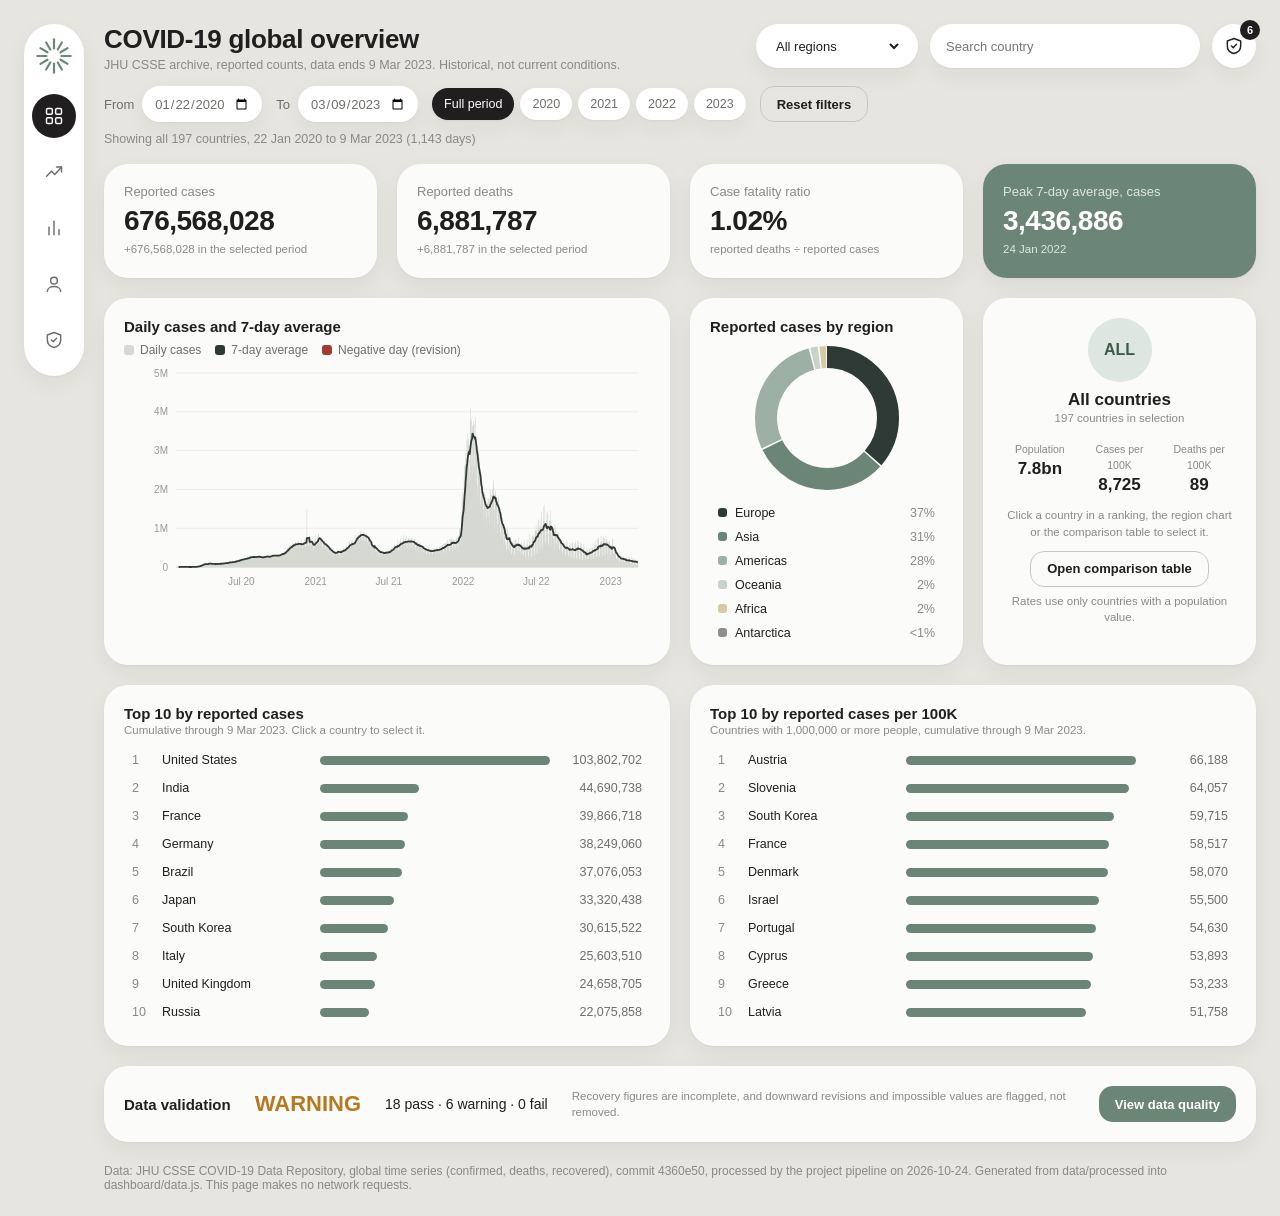
<file: dashboard/index.html>
<!DOCTYPE html>
<html lang="en">
<head>
<meta charset="utf-8">
<meta name="viewport" content="width=device-width, initial-scale=1">
<title>COVID-19 global analytics</title>
<link rel="stylesheet" href="styles.css">
</head>
<body>
<noscript>This dashboard needs JavaScript. It runs locally and makes no network requests.</noscript>
<div class="app">
  <nav class="rail" aria-label="Pages">
    <svg class="logo" viewBox="0 0 48 48" fill="none" stroke="#6B8676" stroke-width="2.6" stroke-linecap="round" aria-hidden="true">
      <line x1="33" y1="24" x2="44" y2="24"/><line x1="31.8" y1="28.5" x2="40.3" y2="33.4"/><line x1="28.5" y1="31.8" x2="33.4" y2="40.3"/>
      <line x1="24" y1="33" x2="24" y2="44"/><line x1="19.5" y1="31.8" x2="14.6" y2="40.3"/><line x1="16.2" y1="28.5" x2="7.7" y2="33.4"/>
      <line x1="15" y1="24" x2="4" y2="24"/><line x1="16.2" y1="19.5" x2="7.7" y2="14.6"/><line x1="19.5" y1="16.2" x2="14.6" y2="7.7"/>
      <line x1="24" y1="15" x2="24" y2="4"/><line x1="28.5" y1="16.2" x2="33.4" y2="7.7"/><line x1="31.8" y1="19.5" x2="40.3" y2="14.6"/>
    </svg>
    <a href="#overview" data-nav="overview" title="Overview"><svg viewBox="0 0 24 24"><rect x="3" y="3" width="7" height="7" rx="1.5"/><rect x="14" y="3" width="7" height="7" rx="1.5"/><rect x="3" y="14" width="7" height="7" rx="1.5"/><rect x="14" y="14" width="7" height="7" rx="1.5"/></svg><span>Overview</span></a>
    <a href="#trends" data-nav="trends" title="Global trends"><svg viewBox="0 0 24 24"><polyline points="3,17 9,11 13,15 21,6"/><polyline points="15,6 21,6 21,12"/></svg><span>Trends</span></a>
    <a href="#compare" data-nav="compare" title="Country comparison"><svg viewBox="0 0 24 24"><line x1="6" y1="20" x2="6" y2="11"/><line x1="12" y1="20" x2="12" y2="4"/><line x1="18" y1="20" x2="18" y2="14"/></svg><span>Compare</span></a>
    <a href="#detail" data-nav="detail" title="Country detail"><svg viewBox="0 0 24 24"><circle cx="12" cy="8" r="4"/><path d="M4 21c0-4 4-6 8-6s8 2 8 6"/></svg><span>Country</span></a>
    <a href="#quality" data-nav="quality" title="Data quality and methodology"><svg viewBox="0 0 24 24"><path d="M12 3l8 3v6c0 5-3.5 8-8 9-4.5-1-8-4-8-9V6z"/><polyline points="9,12 11,14 15,10"/></svg><span>Quality</span></a>
  </nav>

  <main class="main" id="main">
    <header class="top">
      <div class="heading">
        <h1 id="pageTitle">COVID-19 global overview</h1>
        <p id="pageSub" class="sub"></p>
      </div>
      <div class="controls">
        <label class="pill selectpill"><span class="sr">Region</span><select id="regionSel"></select></label>
        <div class="pill combo" id="countryCombo">
          <input id="countryInput" type="text" placeholder="Search country" autocomplete="off" role="combobox" aria-expanded="false" aria-controls="countryList" aria-label="Country">
          <button id="countryClear" class="clear" type="button" aria-label="Clear country" hidden>&times;</button>
          <ul id="countryList" role="listbox" hidden></ul>
        </div>
        <a class="circle" id="dqBadge" href="#quality" title="Data quality: warnings from the validation checks" aria-label="Data quality warnings">
          <svg viewBox="0 0 24 24"><path d="M12 3l8 3v6c0 5-3.5 8-8 9-4.5-1-8-4-8-9V6z"/><polyline points="9,12 11,14 15,10"/></svg>
          <span class="badge" id="dqCount">0</span>
        </a>
      </div>
    </header>

    <section class="filters" aria-label="Date range and reset">
      <label>From <input type="date" id="fromDate"></label>
      <label>To <input type="date" id="toDate"></label>
      <div class="presets" id="presets" role="group" aria-label="Date presets"></div>
      <button id="resetBtn" class="btn ghost" type="button">Reset filters</button>
      <p class="scope" id="scopeLine" aria-live="polite"></p>
    </section>

    <section class="page" id="page-overview" hidden>
      <div class="grid">
        <article class="card kpi"><div class="lbl">Reported cases</div><div class="val" data-kpi="cases">-</div><div class="note" data-kpi-note="cases"></div></article>
        <article class="card kpi"><div class="lbl">Reported deaths</div><div class="val" data-kpi="deaths">-</div><div class="note" data-kpi-note="deaths"></div></article>
        <article class="card kpi"><div class="lbl">Case fatality ratio</div><div class="val" data-kpi="cfr">-</div><div class="note">reported deaths &divide; reported cases</div></article>
        <article class="card kpi accent"><div class="lbl">Peak 7-day average, cases</div><div class="val" data-kpi="peak">-</div><div class="note" data-kpi-note="peak"></div></article>

        <article class="card span2"><div class="card-head"><h2>Daily cases and 7-day average</h2><div class="legend" id="ovLegend"></div></div><div class="chart" id="ovDaily"></div></article>
        <article class="card"><h2>Reported cases by region</h2><div class="donutbox" id="ovDonut"></div><ul class="reglist" id="ovRegions"></ul></article>
        <article class="card selcard" id="selCard"></article>

        <article class="card span2"><h2>Top 10 by reported cases</h2><p class="note" id="topCasesNote"></p><ol class="ranklist" id="topCases"></ol></article>
        <article class="card span2"><h2>Top 10 by reported cases per 100K</h2><p class="note" id="topRateNote"></p><ol class="ranklist" id="topRate"></ol></article>

        <article class="card span4 strip" id="ovDq"></article>
      </div>
    </section>

    <section class="page" id="page-trends" hidden>
      <div class="grid">
        <article class="card span4"><div class="card-head"><h2>Daily reported cases</h2><div class="legend" id="trLegendC"></div></div><div class="chart" id="trDaily"></div></article>
        <article class="card span4"><div class="card-head"><h2>Daily reported deaths</h2><div class="legend" id="trLegendD"></div></div><div class="chart" id="trDeaths"></div></article>
        <article class="card span2"><div class="card-head"><h2>Monthly reported cases</h2><div class="legend" id="trLegendMC"></div></div><div class="chart" id="trMonthC"></div></article>
        <article class="card span2"><div class="card-head"><h2>Monthly reported deaths</h2><div class="legend" id="trLegendMD"></div></div><div class="chart" id="trMonthD"></div></article>
        <article class="card span2"><div class="card-head"><h2>Cumulative reported cases</h2></div><div class="chart" id="trCumC"></div></article>
        <article class="card span2"><div class="card-head"><h2>Cumulative reported deaths</h2></div><div class="chart" id="trCumD"></div></article>
        <article class="card span4 strip"><p class="note">Daily values are the change in each country's cumulative total, so a negative bar is a downward revision by that country, not a day with negative cases. Single-day spikes can be backlog added in one go. Months at the edges of the selection are partial and drawn lighter.</p></article>
      </div>
    </section>

    <section class="page" id="page-compare" hidden>
      <div class="grid">
        <article class="card span4">
          <div class="tablebar">
            <input id="tblSearch" type="search" placeholder="Search country, code or region" aria-label="Search countries in the table">
            <span id="tblCount" class="note"></span>
          </div>
          <div class="tablewrap">
            <table id="cmpTable">
              <thead><tr>
                <th data-sort="name" scope="col"><button type="button">Country</button></th>
                <th data-sort="region" scope="col"><button type="button">Region</button></th>
                <th data-sort="cases" scope="col" class="num"><button type="button">Reported cases</button></th>
                <th data-sort="deaths" scope="col" class="num"><button type="button">Reported deaths</button></th>
                <th data-sort="c100" scope="col" class="num"><button type="button">Cases per 100K</button></th>
                <th data-sort="d100" scope="col" class="num"><button type="button">Deaths per 100K</button></th>
                <th data-sort="cfr" scope="col" class="num"><button type="button">CFR</button></th>
                <th data-sort="pop" scope="col" class="num"><button type="button">Population</button></th>
              </tr></thead>
              <tbody id="cmpBody"></tbody>
            </table>
          </div>
          <p class="note" id="tblNote"></p>
        </article>
      </div>
    </section>

    <section class="page" id="page-detail" hidden>
      <div class="grid">
        <article class="card span4" id="detailEmpty"></article>
        <div class="grid inner span4" id="detailBody" hidden>
          <article class="card span4 headcard" id="detailHead"></article>
          <article class="card kpi"><div class="lbl">Reported cases</div><div class="val" data-dk="cases">-</div><div class="note" data-dn="cases"></div></article>
          <article class="card kpi"><div class="lbl">Reported deaths</div><div class="val" data-dk="deaths">-</div><div class="note" data-dn="deaths"></div></article>
          <article class="card kpi"><div class="lbl">Case fatality ratio</div><div class="val" data-dk="cfr">-</div><div class="note">reported deaths &divide; reported cases</div></article>
          <article class="card kpi"><div class="lbl">Recoveries (last available)</div><div class="val" data-dk="rec">-</div><div class="note" data-dn="rec"></div></article>
          <article class="card kpi"><div class="lbl">Cases per 100K</div><div class="val" data-dk="c100">-</div><div class="note" data-dn="c100"></div></article>
          <article class="card kpi"><div class="lbl">Deaths per 100K</div><div class="val" data-dk="d100">-</div><div class="note" data-dn="d100"></div></article>
          <article class="card kpi"><div class="lbl">Rank by reported cases</div><div class="val" data-dk="rank">-</div><div class="note" data-dn="rank"></div></article>
          <article class="card kpi"><div class="lbl">Days with a downward revision</div><div class="val" data-dk="rev">-</div><div class="note" data-dn="rev"></div></article>
          <article class="card span2"><div class="card-head"><h2>Daily cases and 7-day average</h2><div class="legend" id="dtLegendC"></div></div><div class="chart" id="dtDaily"></div></article>
          <article class="card span2"><div class="card-head"><h2>Daily deaths and 7-day average</h2><div class="legend" id="dtLegendD"></div></div><div class="chart" id="dtDeaths"></div></article>
          <article class="card span2"><div class="card-head"><h2>Cumulative reported cases</h2></div><div class="chart" id="dtCumC"></div></article>
          <article class="card span2"><div class="card-head"><h2>Cumulative reported deaths</h2></div><div class="chart" id="dtCumD"></div></article>
          <article class="card span2"><h2>Peaks in the selected period</h2><table class="mini" id="dtPeaks"></table></article>
          <article class="card span2"><h2>Data notes for this country</h2><ul class="notes" id="dtNotes"></ul></article>
        </div>
      </div>
    </section>

    <section class="page" id="page-quality" hidden>
      <div class="grid">
        <article class="card span2"><h2>Coverage and source</h2><dl class="facts" id="dqFacts"></dl></article>
        <article class="card span2"><h2>Validation summary</h2><div id="dqSummary"></div></article>
        <article class="card span4"><h2>Your current selection</h2><p class="note">Counts for the countries and dates currently selected in the filters.</p><div id="dqSelection"></div></article>
        <article class="card span4">
          <div class="card-head"><h2>Validation checks</h2><label class="toggle"><input type="checkbox" id="warnOnly"> Show warnings only</label></div>
          <div class="tablewrap short"><table class="mini checks"><thead><tr><th>Category</th><th>Check</th><th>Result</th><th>Status</th><th>Note</th></tr></thead><tbody id="dqBody"></tbody></table></div>
        </article>
        <article class="card span4"><h2>Recovery data coverage</h2><div id="dqRecovery"></div></article>
        <article class="card span4"><h2>Methodology</h2><ul class="notes" id="dqMethod"></ul></article>
      </div>
    </section>

    <footer class="foot" id="foot"></footer>
  </main>
</div>
<div id="tooltip" role="tooltip" hidden></div>
<script src="data.js"></script>
<script src="charts.js"></script>
<script src="app.js"></script>
</body>
</html>
</file>
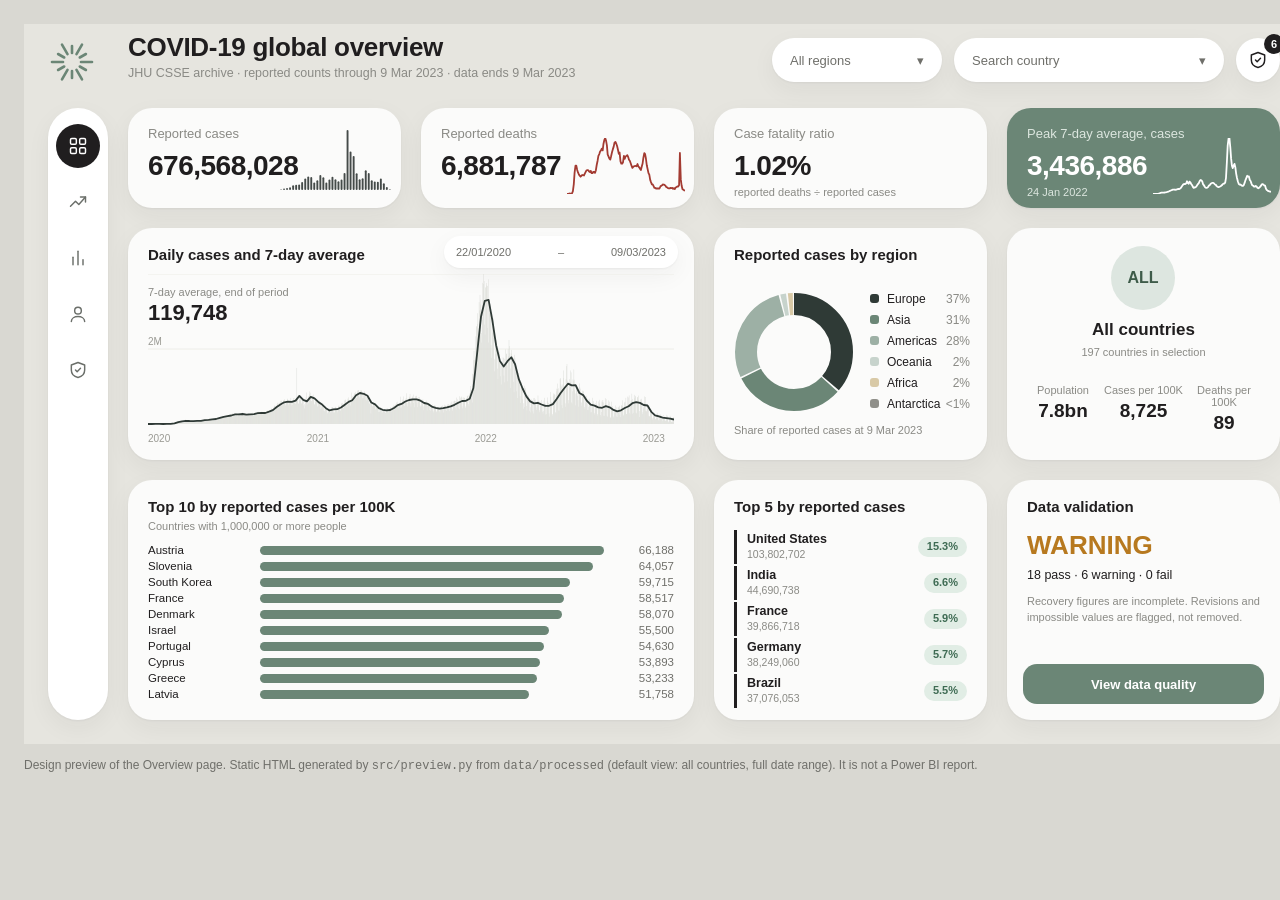
<file: preview/overview.html>
<!DOCTYPE html>
<html lang="en"><head><meta charset="utf-8"><title>COVID-19 global overview: design preview</title>
<style>
*{box-sizing:border-box;margin:0;padding:0}
body{background:#d9d8d2;font-family:'DM Sans','Segoe UI',Carlito,'Helvetica Neue',Arial,sans-serif;color:#201E1F;padding:24px;-webkit-font-smoothing:antialiased}
#canvas{position:relative;width:1280px;height:720px;background:#E6E5DF;overflow:hidden;margin:0 auto}
.abs{position:absolute}
.card{position:absolute;background:#FBFBFA;border-radius:24px;box-shadow:0 1px 2px rgba(40,40,30,.05),0 8px 24px rgba(40,40,30,.05)}
.accent{background:#6B8676;color:#fff}
.pill{position:absolute;background:#fff;border-radius:24px;height:44px;display:flex;align-items:center;padding:0 18px;font-size:13px;color:#6f6f6a;box-shadow:0 1px 2px rgba(40,40,30,.05),0 8px 24px rgba(40,40,30,.05);justify-content:space-between}
.circle{position:absolute;width:44px;height:44px;border-radius:22px;background:#fff;display:flex;align-items:center;justify-content:center;box-shadow:0 1px 2px rgba(40,40,30,.05),0 8px 24px rgba(40,40,30,.05)}
.badge{position:absolute;top:-4px;right:-4px;min-width:20px;height:20px;border-radius:10px;background:#201E1F;color:#fff;font-size:11px;font-weight:600;display:flex;align-items:center;justify-content:center}
.rail{position:absolute;left:24px;top:84px;width:60px;height:612px;background:#fff;border-radius:30px;box-shadow:0 1px 2px rgba(40,40,30,.05),0 8px 24px rgba(40,40,30,.05)}
.rail .ic{position:absolute;left:8px;width:44px;height:44px;border-radius:22px;display:flex;align-items:center;justify-content:center}
.rail .ic.on{background:#201E1F}
.rail svg,.circle svg{width:20px;height:20px}
h1{font-size:26px;font-weight:600;letter-spacing:-.3px}
.sub{font-size:12.5px;color:#8A8A85}
.lbl{font-size:13px;color:#8A8A85}
.val{font-size:28px;font-weight:600;letter-spacing:-.5px}
.ttl{font-size:15px;font-weight:600}
.note{font-size:11px;color:#8A8A85}
.axis{font-size:10px;fill:#9a9a94}
.row{display:flex;justify-content:space-between;align-items:center}
.chip{display:inline-block;padding:3px 9px;border-radius:10px;font-size:11px;font-weight:600;background:#E1EDE5;color:#3E6B53}
.btn{position:absolute;background:#6B8676;color:#fff;border-radius:14px;height:40px;display:flex;align-items:center;justify-content:center;font-size:13px;font-weight:600}
.cap{width:1280px;margin:14px auto 0;font-size:12px;color:#6f6f6a}
</style></head><body>
<div id="canvas">
 <div class="abs" style="left:24px;top:14px;width:48px;height:48px"><svg xmlns="http://www.w3.org/2000/svg" viewBox="0 0 48 48" fill="none" stroke="#6B8676" stroke-width="2.6" stroke-linecap="round"><line x1="33.0" y1="24.0" x2="44.0" y2="24.0"/><line x1="31.8" y1="28.5" x2="37.9" y2="32.0"/><line x1="28.5" y1="31.8" x2="34.0" y2="41.3"/><line x1="24.0" y1="33.0" x2="24.0" y2="40.0"/><line x1="19.5" y1="31.8" x2="14.0" y2="41.3"/><line x1="16.2" y1="28.5" x2="10.1" y2="32.0"/><line x1="15.0" y1="24.0" x2="4.0" y2="24.0"/><line x1="16.2" y1="19.5" x2="10.1" y2="16.0"/><line x1="19.5" y1="16.2" x2="14.0" y2="6.7"/><line x1="24.0" y1="15.0" x2="24.0" y2="8.0"/><line x1="28.5" y1="16.2" x2="34.0" y2="6.7"/><line x1="31.8" y1="19.5" x2="37.9" y2="16.0"/></svg></div>
 <div class="abs" style="left:104px;top:8px"><h1>COVID-19 global overview</h1>
  <div class="sub" style="margin-top:3px">JHU CSSE archive &middot; reported counts through 9 Mar 2023 &middot; data ends 9 Mar 2023</div></div>
 <div class="pill" style="left:748px;top:14px;width:170px"><span>All regions</span><span>&#9662;</span></div>
 <div class="pill" style="left:930px;top:14px;width:270px"><span>Search country</span><span>&#9662;</span></div>
 <div class="circle" style="left:1212px;top:14px"><svg xmlns="http://www.w3.org/2000/svg" viewBox="0 0 24 24" fill="none" stroke="#201E1F" stroke-width="1.75" stroke-linecap="round" stroke-linejoin="round"><path d="M12 3l8 3v6c0 5-3.5 8-8 9-4.5-1-8-4-8-9V6z"/><polyline points="9,12 11,14 15,10"/></svg><div class="badge">6</div></div>

 <div class="rail"><div class="ic on" style="top:16px"><svg xmlns="http://www.w3.org/2000/svg" viewBox="0 0 24 24" fill="none" stroke="#FFFFFF" stroke-width="1.75" stroke-linecap="round" stroke-linejoin="round"><rect x="3" y="3" width="7" height="7" rx="1.5"/><rect x="14" y="3" width="7" height="7" rx="1.5"/><rect x="3" y="14" width="7" height="7" rx="1.5"/><rect x="14" y="14" width="7" height="7" rx="1.5"/></svg></div><div class="ic " style="top:72px"><svg xmlns="http://www.w3.org/2000/svg" viewBox="0 0 24 24" fill="none" stroke="#6B6F6A" stroke-width="1.75" stroke-linecap="round" stroke-linejoin="round"><polyline points="3,17 9,11 13,15 21,6"/><polyline points="15,6 21,6 21,12"/></svg></div><div class="ic " style="top:128px"><svg xmlns="http://www.w3.org/2000/svg" viewBox="0 0 24 24" fill="none" stroke="#6B6F6A" stroke-width="1.75" stroke-linecap="round" stroke-linejoin="round"><line x1="6" y1="20" x2="6" y2="11"/><line x1="12" y1="20" x2="12" y2="4"/><line x1="18" y1="20" x2="18" y2="14"/></svg></div><div class="ic " style="top:184px"><svg xmlns="http://www.w3.org/2000/svg" viewBox="0 0 24 24" fill="none" stroke="#6B6F6A" stroke-width="1.75" stroke-linecap="round" stroke-linejoin="round"><circle cx="12" cy="8" r="4"/><path d="M4 21c0-4 4-6 8-6s8 2 8 6"/></svg></div><div class="ic " style="top:240px"><svg xmlns="http://www.w3.org/2000/svg" viewBox="0 0 24 24" fill="none" stroke="#6B6F6A" stroke-width="1.75" stroke-linecap="round" stroke-linejoin="round"><path d="M12 3l8 3v6c0 5-3.5 8-8 9-4.5-1-8-4-8-9V6z"/><polyline points="9,12 11,14 15,10"/></svg></div></div>

 <div class="card" style="left:104px;top:84px;width:273px;height:100px"><div class="abs lbl" style="left:20px;top:18px">Reported cases</div>
  <div class="abs val" style="left:20px;top:42px">676,568,028</div><div class="abs" style="left:146px;top:22px"><svg width="118" height="60"><rect x="0.0" y="60.0" width="1.9" height="0.0" rx="1" fill="#454B49"/><rect x="3.0" y="60.0" width="1.9" height="0.0" rx="1" fill="#454B49"/><rect x="6.1" y="59.5" width="1.9" height="0.5" rx="1" fill="#454B49"/><rect x="9.1" y="58.4" width="1.9" height="1.6" rx="1" fill="#454B49"/><rect x="12.1" y="58.1" width="1.9" height="1.9" rx="1" fill="#454B49"/><rect x="15.1" y="57.2" width="1.9" height="2.8" rx="1" fill="#454B49"/><rect x="18.2" y="55.3" width="1.9" height="4.7" rx="1" fill="#454B49"/><rect x="21.2" y="54.7" width="1.9" height="5.3" rx="1" fill="#454B49"/><rect x="24.2" y="54.4" width="1.9" height="5.6" rx="1" fill="#454B49"/><rect x="27.2" y="52.0" width="1.9" height="8.0" rx="1" fill="#454B49"/><rect x="30.3" y="48.6" width="1.9" height="11.4" rx="1" fill="#454B49"/><rect x="33.3" y="46.5" width="1.9" height="13.5" rx="1" fill="#454B49"/><rect x="36.3" y="47.0" width="1.9" height="13.0" rx="1" fill="#454B49"/><rect x="39.3" y="52.5" width="1.9" height="7.5" rx="1" fill="#454B49"/><rect x="42.4" y="50.2" width="1.9" height="9.8" rx="1" fill="#454B49"/><rect x="45.4" y="45.1" width="1.9" height="14.9" rx="1" fill="#454B49"/><rect x="48.4" y="47.2" width="1.9" height="12.8" rx="1" fill="#454B49"/><rect x="51.4" y="52.4" width="1.9" height="7.6" rx="1" fill="#454B49"/><rect x="54.5" y="49.6" width="1.9" height="10.4" rx="1" fill="#454B49"/><rect x="57.5" y="46.8" width="1.9" height="13.2" rx="1" fill="#454B49"/><rect x="60.5" y="49.3" width="1.9" height="10.7" rx="1" fill="#454B49"/><rect x="63.5" y="51.3" width="1.9" height="8.7" rx="1" fill="#454B49"/><rect x="66.6" y="49.6" width="1.9" height="10.4" rx="1" fill="#454B49"/><rect x="69.6" y="43.0" width="1.9" height="17.0" rx="1" fill="#454B49"/><rect x="72.6" y="0.0" width="1.9" height="60.0" rx="1" fill="#454B49"/><rect x="75.6" y="21.4" width="1.9" height="38.6" rx="1" fill="#454B49"/><rect x="78.7" y="26.0" width="1.9" height="34.0" rx="1" fill="#454B49"/><rect x="81.7" y="43.3" width="1.9" height="16.7" rx="1" fill="#454B49"/><rect x="84.7" y="49.2" width="1.9" height="10.8" rx="1" fill="#454B49"/><rect x="87.7" y="48.2" width="1.9" height="11.8" rx="1" fill="#454B49"/><rect x="90.8" y="40.3" width="1.9" height="19.7" rx="1" fill="#454B49"/><rect x="93.8" y="42.9" width="1.9" height="17.1" rx="1" fill="#454B49"/><rect x="96.8" y="50.2" width="1.9" height="9.8" rx="1" fill="#454B49"/><rect x="99.8" y="51.5" width="1.9" height="8.5" rx="1" fill="#454B49"/><rect x="102.9" y="51.8" width="1.9" height="8.2" rx="1" fill="#454B49"/><rect x="105.9" y="48.6" width="1.9" height="11.4" rx="1" fill="#454B49"/><rect x="108.9" y="53.2" width="1.9" height="6.8" rx="1" fill="#454B49"/><rect x="111.9" y="57.0" width="1.9" height="3.0" rx="1" fill="#454B49"/><rect x="115.0" y="59.2" width="1.9" height="0.8" rx="1" fill="#454B49"/></svg></div></div>
 <div class="card" style="left:397px;top:84px;width:273px;height:100px"><div class="abs lbl" style="left:20px;top:18px">Reported deaths</div>
  <div class="abs val" style="left:20px;top:42px">6,881,787</div><div class="abs" style="left:146px;top:30px"><svg width="118" height="56" viewBox="0 0 118 56"><polyline fill="none" stroke="#A33B32" stroke-width="1.8" stroke-linejoin="round" points="0.0,56.0 0.8,55.9 1.7,55.7 2.5,55.5 3.4,55.6 4.2,55.8 5.1,55.2 5.9,53.1 6.8,46.1 7.6,34.6 8.5,27.7 9.3,27.7 10.2,31.9 11.0,34.4 11.9,36.5 12.7,37.7 13.6,38.7 14.4,37.9 15.3,37.0 16.1,37.2 17.0,37.5 17.8,35.6 18.7,33.8 19.5,32.3 20.4,32.2 21.2,32.2 22.1,33.6 22.9,34.1 23.8,32.9 24.6,35.2 25.5,35.2 26.3,33.8 27.2,33.9 28.0,34.9 28.9,32.2 29.7,27.0 30.6,22.7 31.4,17.9 32.3,16.1 33.1,13.5 34.0,12.4 34.8,10.6 35.7,12.4 36.5,5.7 37.4,1.8 38.2,0.0 39.1,2.8 39.9,7.4 40.7,16.7 41.6,18.6 42.4,20.6 43.3,21.5 44.1,18.3 45.0,14.3 45.8,11.4 46.7,8.6 47.5,4.6 48.4,3.9 49.2,5.5 50.1,8.0 50.9,11.5 51.8,15.8 52.6,14.6 53.5,23.4 54.3,25.6 55.2,25.7 56.0,24.4 56.9,17.8 57.7,20.8 58.6,18.5 59.4,17.9 60.3,17.1 61.1,18.8 62.0,21.7 62.8,22.7 63.7,25.3 64.5,27.7 65.4,29.9 66.2,28.9 67.1,28.2 67.9,28.2 68.8,27.8 69.6,28.3 70.5,26.0 71.3,28.3 72.2,29.3 73.0,30.7 73.9,32.1 74.7,28.7 75.6,25.5 76.4,19.7 77.3,15.1 78.1,16.1 78.9,20.5 79.8,27.3 80.6,31.0 81.5,35.1 82.3,36.7 83.2,41.9 84.0,44.1 84.9,46.3 85.7,46.3 86.6,48.2 87.4,49.8 88.3,49.8 89.1,50.7 90.0,50.4 90.8,50.5 91.7,50.4 92.5,50.5 93.4,48.5 94.2,47.8 95.1,47.2 95.9,46.5 96.8,46.6 97.6,47.1 98.5,47.7 99.3,49.1 100.2,49.4 101.0,50.2 101.9,50.4 102.7,50.4 103.6,49.9 104.4,50.1 105.3,49.9 106.1,50.9 107.0,50.2 107.8,51.0 108.7,49.5 109.5,49.0 110.4,48.4 111.2,48.6 112.1,47.1 112.9,15.0 113.8,41.4 114.6,47.5 115.5,51.2 116.3,51.6 117.2,52.4 118.0,52.8"/></svg></div></div>
 <div class="card" style="left:690px;top:84px;width:273px;height:100px"><div class="abs lbl" style="left:20px;top:18px">Case fatality ratio</div>
  <div class="abs val" style="left:20px;top:42px">1.02%</div>
  <div class="abs note" style="left:20px;top:78px">reported deaths &divide; reported cases</div></div>
 <div class="card accent" style="left:983px;top:84px;width:273px;height:100px"><div class="abs lbl" style="left:20px;top:18px;color:#DCE6DF">Peak 7-day average, cases</div>
  <div class="abs val" style="left:20px;top:42px">3,436,886</div>
  <div class="abs note" style="left:20px;top:78px;color:#DCE6DF">24 Jan 2022</div><div class="abs" style="left:146px;top:30px"><svg width="118" height="56" viewBox="0 0 118 56"><polyline fill="none" stroke="#ffffff" stroke-width="1.8" stroke-linejoin="round" points="0.0,56.0 0.8,56.0 1.7,55.9 2.5,55.9 3.4,56.0 4.2,56.0 5.1,55.9 5.9,55.7 6.8,55.2 7.6,54.8 8.5,54.6 9.3,54.6 10.2,54.7 11.0,54.6 11.9,54.5 12.7,54.3 13.6,54.1 14.4,53.9 15.3,53.7 16.1,53.3 17.0,52.8 17.8,52.5 18.7,52.2 19.5,51.7 20.4,51.7 21.2,51.5 22.1,51.8 22.9,51.6 23.8,51.6 24.6,51.1 25.5,51.0 26.3,51.0 27.2,50.4 28.0,49.7 28.9,48.3 29.7,47.2 30.6,46.2 31.4,46.0 32.3,46.0 33.1,45.5 34.0,43.3 34.8,45.1 35.7,45.7 36.5,43.7 37.4,44.5 38.2,46.0 39.1,47.2 39.9,48.9 40.7,49.9 41.6,49.4 42.4,49.3 43.3,48.6 44.1,47.3 45.0,46.0 45.8,45.2 46.7,43.0 47.5,42.0 48.4,42.4 49.2,43.3 50.1,46.3 50.9,47.2 51.8,48.8 52.6,49.6 53.5,49.8 54.3,49.7 55.2,48.8 56.0,47.5 56.9,46.9 57.7,45.8 58.6,45.2 59.4,44.8 60.3,44.9 61.1,45.5 62.0,46.5 62.8,46.9 63.7,48.1 64.5,48.7 65.4,49.1 66.2,48.8 67.1,48.5 67.9,48.0 68.8,47.3 69.6,46.4 70.5,45.6 71.3,45.5 72.2,44.6 73.0,39.8 73.9,23.8 74.7,7.6 75.6,0.4 76.4,0.0 77.3,9.3 78.1,20.4 78.9,27.6 79.8,30.1 80.6,27.6 81.5,25.9 82.3,29.1 83.2,35.8 84.0,40.0 84.9,43.5 85.7,45.8 86.6,46.7 87.4,46.5 88.3,47.2 89.1,47.8 90.0,47.8 90.8,47.0 91.7,44.7 92.5,42.1 93.4,39.8 94.2,37.8 95.1,38.6 95.9,38.5 96.8,42.0 97.6,43.0 98.5,45.6 99.3,47.3 100.2,47.8 101.0,48.5 101.9,48.7 102.7,47.9 103.6,48.5 104.4,49.7 105.3,50.3 106.1,49.8 107.0,48.8 107.8,48.0 108.7,46.6 109.5,46.1 110.4,46.5 111.2,47.4 112.1,47.7 112.9,50.5 113.8,52.1 114.6,52.6 115.5,53.1 116.3,53.3 117.2,53.6 118.0,54.0"/></svg></div></div>

 <div class="card" style="left:104px;top:204px;width:566px;height:232px">
  <div class="abs ttl" style="left:20px;top:18px">Daily cases and 7-day average</div>
  <div class="abs pill" style="left:316px;top:8px;width:234px;height:32px;font-size:11px;padding:0 12px"><span>22/01/2020</span><span>&ndash;</span><span>09/03/2023</span></div>
  <div class="abs" style="left:20px;top:58px;width:170px"><div class="note">7-day average, end of period</div>
   <div style="font-size:22px;font-weight:600;margin-top:2px">119,748</div></div>
  <div class="abs" style="left:20px;top:46px"><svg width="526" height="174" viewBox="0 0 526 174"><line x1="0" x2="526" y1="75.0" y2="75.0" stroke="#EDEDE8"/><text x="0" y="71.0" class="axis">2M</text><line x1="0" x2="526" y1="0.0" y2="0.0" stroke="#EDEDE8"/><text x="0" y="-4.0" class="axis">4M</text><rect x="0.00" y="150.0" width="0.40" height="0.0" fill="#D6D8D2"/><rect x="0.46" y="150.0" width="0.40" height="0.0" fill="#D6D8D2"/><rect x="0.92" y="150.0" width="0.40" height="0.0" fill="#D6D8D2"/><rect x="1.38" y="150.0" width="0.40" height="0.0" fill="#D6D8D2"/><rect x="1.84" y="150.0" width="0.40" height="0.0" fill="#D6D8D2"/><rect x="2.30" y="150.0" width="0.40" height="0.0" fill="#D6D8D2"/><rect x="2.76" y="149.9" width="0.40" height="0.1" fill="#D6D8D2"/><rect x="3.22" y="150.0" width="0.40" height="0.0" fill="#D6D8D2"/><rect x="3.68" y="149.9" width="0.40" height="0.1" fill="#D6D8D2"/><rect x="4.14" y="149.9" width="0.40" height="0.1" fill="#D6D8D2"/><rect x="4.60" y="149.9" width="0.40" height="0.1" fill="#D6D8D2"/><rect x="5.06" y="149.8" width="0.40" height="0.2" fill="#D6D8D2"/><rect x="5.52" y="149.9" width="0.40" height="0.1" fill="#D6D8D2"/><rect x="5.98" y="149.8" width="0.40" height="0.2" fill="#D6D8D2"/><rect x="6.44" y="149.9" width="0.40" height="0.1" fill="#D6D8D2"/><rect x="6.90" y="149.9" width="0.40" height="0.1" fill="#D6D8D2"/><rect x="7.36" y="149.9" width="0.40" height="0.1" fill="#D6D8D2"/><rect x="7.82" y="149.9" width="0.40" height="0.1" fill="#D6D8D2"/><rect x="8.28" y="149.9" width="0.40" height="0.1" fill="#D6D8D2"/><rect x="8.74" y="149.9" width="0.40" height="0.1" fill="#D6D8D2"/><rect x="9.20" y="149.9" width="0.40" height="0.1" fill="#D6D8D2"/><rect x="9.66" y="150.0" width="0.40" height="0.0" fill="#D6D8D2"/><rect x="10.12" y="149.4" width="0.40" height="0.6" fill="#D6D8D2"/><rect x="10.58" y="149.8" width="0.40" height="0.2" fill="#D6D8D2"/><rect x="11.04" y="149.9" width="0.40" height="0.1" fill="#D6D8D2"/><rect x="11.50" y="149.9" width="0.40" height="0.1" fill="#D6D8D2"/><rect x="11.97" y="149.9" width="0.40" height="0.1" fill="#D6D8D2"/><rect x="12.43" y="149.9" width="0.40" height="0.1" fill="#D6D8D2"/><rect x="12.89" y="150.0" width="0.40" height="0.0" fill="#D6D8D2"/><rect x="13.35" y="150.0" width="0.40" height="0.0" fill="#D6D8D2"/><rect x="13.81" y="150.0" width="0.40" height="0.0" fill="#D6D8D2"/><rect x="14.27" y="149.9" width="0.40" height="0.1" fill="#D6D8D2"/><rect x="14.73" y="150.0" width="0.40" height="0.0" fill="#D6D8D2"/><rect x="15.19" y="150.0" width="0.40" height="0.0" fill="#D6D8D2"/><rect x="15.65" y="150.0" width="0.40" height="0.0" fill="#D6D8D2"/><rect x="16.11" y="150.0" width="0.40" height="0.0" fill="#D6D8D2"/><rect x="16.57" y="149.9" width="0.40" height="0.1" fill="#D6D8D2"/><rect x="17.03" y="149.9" width="0.40" height="0.1" fill="#D6D8D2"/><rect x="17.49" y="149.9" width="0.40" height="0.1" fill="#D6D8D2"/><rect x="17.95" y="149.9" width="0.40" height="0.1" fill="#D6D8D2"/><rect x="18.41" y="149.9" width="0.40" height="0.1" fill="#D6D8D2"/><rect x="18.87" y="149.9" width="0.40" height="0.1" fill="#D6D8D2"/><rect x="19.33" y="149.9" width="0.40" height="0.1" fill="#D6D8D2"/><rect x="19.79" y="149.9" width="0.40" height="0.1" fill="#D6D8D2"/><rect x="20.25" y="149.9" width="0.40" height="0.1" fill="#D6D8D2"/><rect x="20.71" y="149.8" width="0.40" height="0.2" fill="#D6D8D2"/><rect x="21.17" y="149.9" width="0.40" height="0.1" fill="#D6D8D2"/><rect x="21.63" y="149.8" width="0.40" height="0.2" fill="#D6D8D2"/><rect x="22.09" y="149.8" width="0.40" height="0.2" fill="#D6D8D2"/><rect x="22.55" y="149.7" width="0.40" height="0.3" fill="#D6D8D2"/><rect x="23.01" y="149.7" width="0.40" height="0.3" fill="#D6D8D2"/><rect x="23.47" y="149.5" width="0.40" height="0.5" fill="#D6D8D2"/><rect x="23.93" y="149.6" width="0.40" height="0.4" fill="#D6D8D2"/><rect x="24.39" y="149.6" width="0.40" height="0.4" fill="#D6D8D2"/><rect x="24.85" y="149.5" width="0.40" height="0.5" fill="#D6D8D2"/><rect x="25.31" y="149.4" width="0.40" height="0.6" fill="#D6D8D2"/><rect x="25.77" y="149.3" width="0.40" height="0.7" fill="#D6D8D2"/><rect x="26.23" y="149.0" width="0.40" height="1.0" fill="#D6D8D2"/><rect x="26.69" y="148.9" width="0.40" height="1.1" fill="#D6D8D2"/><rect x="27.15" y="148.8" width="0.40" height="1.2" fill="#D6D8D2"/><rect x="27.61" y="148.7" width="0.40" height="1.3" fill="#D6D8D2"/><rect x="28.07" y="148.4" width="0.40" height="1.6" fill="#D6D8D2"/><rect x="28.53" y="148.4" width="0.40" height="1.6" fill="#D6D8D2"/><rect x="28.99" y="148.1" width="0.40" height="1.9" fill="#D6D8D2"/><rect x="29.45" y="147.7" width="0.40" height="2.3" fill="#D6D8D2"/><rect x="29.91" y="147.6" width="0.40" height="2.4" fill="#D6D8D2"/><rect x="30.37" y="147.4" width="0.40" height="2.6" fill="#D6D8D2"/><rect x="30.83" y="147.9" width="0.40" height="2.1" fill="#D6D8D2"/><rect x="31.29" y="147.6" width="0.40" height="2.4" fill="#D6D8D2"/><rect x="31.75" y="147.1" width="0.40" height="2.9" fill="#D6D8D2"/><rect x="32.21" y="146.8" width="0.40" height="3.2" fill="#D6D8D2"/><rect x="32.67" y="146.9" width="0.40" height="3.1" fill="#D6D8D2"/><rect x="33.13" y="146.8" width="0.40" height="3.2" fill="#D6D8D2"/><rect x="33.59" y="147.7" width="0.40" height="2.3" fill="#D6D8D2"/><rect x="34.05" y="147.3" width="0.40" height="2.7" fill="#D6D8D2"/><rect x="34.51" y="147.2" width="0.40" height="2.8" fill="#D6D8D2"/><rect x="34.97" y="147.4" width="0.40" height="2.6" fill="#D6D8D2"/><rect x="35.43" y="146.9" width="0.40" height="3.1" fill="#D6D8D2"/><rect x="35.90" y="146.7" width="0.40" height="3.3" fill="#D6D8D2"/><rect x="36.36" y="146.8" width="0.40" height="3.2" fill="#D6D8D2"/><rect x="36.82" y="147.2" width="0.40" height="2.8" fill="#D6D8D2"/><rect x="37.28" y="145.6" width="0.40" height="4.4" fill="#D6D8D2"/><rect x="37.74" y="147.3" width="0.40" height="2.7" fill="#D6D8D2"/><rect x="38.20" y="146.8" width="0.40" height="3.2" fill="#D6D8D2"/><rect x="38.66" y="147.1" width="0.40" height="2.9" fill="#D6D8D2"/><rect x="39.12" y="146.5" width="0.40" height="3.5" fill="#D6D8D2"/><rect x="39.58" y="146.7" width="0.40" height="3.3" fill="#D6D8D2"/><rect x="40.04" y="147.1" width="0.40" height="2.9" fill="#D6D8D2"/><rect x="40.50" y="147.1" width="0.40" height="2.9" fill="#D6D8D2"/><rect x="40.96" y="147.1" width="0.40" height="2.9" fill="#D6D8D2"/><rect x="41.42" y="147.1" width="0.40" height="2.9" fill="#D6D8D2"/><rect x="41.88" y="146.9" width="0.40" height="3.1" fill="#D6D8D2"/><rect x="42.34" y="146.9" width="0.40" height="3.1" fill="#D6D8D2"/><rect x="42.80" y="146.9" width="0.40" height="3.1" fill="#D6D8D2"/><rect x="43.26" y="146.9" width="0.40" height="3.1" fill="#D6D8D2"/><rect x="43.72" y="147.3" width="0.40" height="2.7" fill="#D6D8D2"/><rect x="44.18" y="147.3" width="0.40" height="2.7" fill="#D6D8D2"/><rect x="44.64" y="147.2" width="0.40" height="2.8" fill="#D6D8D2"/><rect x="45.10" y="147.1" width="0.40" height="2.9" fill="#D6D8D2"/><rect x="45.56" y="146.9" width="0.40" height="3.1" fill="#D6D8D2"/><rect x="46.02" y="146.7" width="0.40" height="3.3" fill="#D6D8D2"/><rect x="46.48" y="147.1" width="0.40" height="2.9" fill="#D6D8D2"/><rect x="46.94" y="147.2" width="0.40" height="2.8" fill="#D6D8D2"/><rect x="47.40" y="147.1" width="0.40" height="2.9" fill="#D6D8D2"/><rect x="47.86" y="147.0" width="0.40" height="3.0" fill="#D6D8D2"/><rect x="48.32" y="146.6" width="0.40" height="3.4" fill="#D6D8D2"/><rect x="48.78" y="146.7" width="0.40" height="3.3" fill="#D6D8D2"/><rect x="49.24" y="146.6" width="0.40" height="3.4" fill="#D6D8D2"/><rect x="49.70" y="146.8" width="0.40" height="3.2" fill="#D6D8D2"/><rect x="50.16" y="147.2" width="0.40" height="2.8" fill="#D6D8D2"/><rect x="50.62" y="147.1" width="0.40" height="2.9" fill="#D6D8D2"/><rect x="51.08" y="146.8" width="0.40" height="3.2" fill="#D6D8D2"/><rect x="51.54" y="146.8" width="0.40" height="3.2" fill="#D6D8D2"/><rect x="52.00" y="146.4" width="0.40" height="3.6" fill="#D6D8D2"/><rect x="52.46" y="146.4" width="0.40" height="3.6" fill="#D6D8D2"/><rect x="52.92" y="146.5" width="0.40" height="3.5" fill="#D6D8D2"/><rect x="53.38" y="147.1" width="0.40" height="2.9" fill="#D6D8D2"/><rect x="53.84" y="146.7" width="0.40" height="3.3" fill="#D6D8D2"/><rect x="54.30" y="146.4" width="0.40" height="3.6" fill="#D6D8D2"/><rect x="54.76" y="146.0" width="0.40" height="4.0" fill="#D6D8D2"/><rect x="55.22" y="146.0" width="0.40" height="4.0" fill="#D6D8D2"/><rect x="55.68" y="146.0" width="0.40" height="4.0" fill="#D6D8D2"/><rect x="56.14" y="146.1" width="0.40" height="3.9" fill="#D6D8D2"/><rect x="56.60" y="146.5" width="0.40" height="3.5" fill="#D6D8D2"/><rect x="57.06" y="146.7" width="0.40" height="3.3" fill="#D6D8D2"/><rect x="57.52" y="146.5" width="0.40" height="3.5" fill="#D6D8D2"/><rect x="57.98" y="146.2" width="0.40" height="3.8" fill="#D6D8D2"/><rect x="58.44" y="145.5" width="0.40" height="4.5" fill="#D6D8D2"/><rect x="58.90" y="145.4" width="0.40" height="4.6" fill="#D6D8D2"/><rect x="59.36" y="144.9" width="0.40" height="5.1" fill="#D6D8D2"/><rect x="59.83" y="146.1" width="0.40" height="3.9" fill="#D6D8D2"/><rect x="60.29" y="146.2" width="0.40" height="3.8" fill="#D6D8D2"/><rect x="60.75" y="145.4" width="0.40" height="4.6" fill="#D6D8D2"/><rect x="61.21" y="145.8" width="0.40" height="4.2" fill="#D6D8D2"/><rect x="61.67" y="144.8" width="0.40" height="5.2" fill="#D6D8D2"/><rect x="62.13" y="145.0" width="0.40" height="5.0" fill="#D6D8D2"/><rect x="62.59" y="145.2" width="0.40" height="4.8" fill="#D6D8D2"/><rect x="63.05" y="145.8" width="0.40" height="4.2" fill="#D6D8D2"/><rect x="63.51" y="146.1" width="0.40" height="3.9" fill="#D6D8D2"/><rect x="63.97" y="145.3" width="0.40" height="4.7" fill="#D6D8D2"/><rect x="64.43" y="144.9" width="0.40" height="5.1" fill="#D6D8D2"/><rect x="64.89" y="144.9" width="0.40" height="5.1" fill="#D6D8D2"/><rect x="65.35" y="145.2" width="0.40" height="4.8" fill="#D6D8D2"/><rect x="65.81" y="145.0" width="0.40" height="5.0" fill="#D6D8D2"/><rect x="66.27" y="145.1" width="0.40" height="4.9" fill="#D6D8D2"/><rect x="66.73" y="145.3" width="0.40" height="4.7" fill="#D6D8D2"/><rect x="67.19" y="144.6" width="0.40" height="5.4" fill="#D6D8D2"/><rect x="67.65" y="144.6" width="0.40" height="5.4" fill="#D6D8D2"/><rect x="68.11" y="144.6" width="0.40" height="5.4" fill="#D6D8D2"/><rect x="68.57" y="143.2" width="0.40" height="6.8" fill="#D6D8D2"/><rect x="69.03" y="143.0" width="0.40" height="7.0" fill="#D6D8D2"/><rect x="69.49" y="146.5" width="0.40" height="3.5" fill="#D6D8D2"/><rect x="69.95" y="144.7" width="0.40" height="5.3" fill="#D6D8D2"/><rect x="70.41" y="143.7" width="0.40" height="6.3" fill="#D6D8D2"/><rect x="70.87" y="143.6" width="0.40" height="6.4" fill="#D6D8D2"/><rect x="71.33" y="143.3" width="0.40" height="6.7" fill="#D6D8D2"/><rect x="71.79" y="142.8" width="0.40" height="7.2" fill="#D6D8D2"/><rect x="72.25" y="143.4" width="0.40" height="6.6" fill="#D6D8D2"/><rect x="72.71" y="143.7" width="0.40" height="6.3" fill="#D6D8D2"/><rect x="73.17" y="144.3" width="0.40" height="5.7" fill="#D6D8D2"/><rect x="73.63" y="143.1" width="0.40" height="6.9" fill="#D6D8D2"/><rect x="74.09" y="141.9" width="0.40" height="8.1" fill="#D6D8D2"/><rect x="74.55" y="142.3" width="0.40" height="7.7" fill="#D6D8D2"/><rect x="75.01" y="142.4" width="0.40" height="7.6" fill="#D6D8D2"/><rect x="75.47" y="142.9" width="0.40" height="7.1" fill="#D6D8D2"/><rect x="75.93" y="143.0" width="0.40" height="7.0" fill="#D6D8D2"/><rect x="76.39" y="143.7" width="0.40" height="6.3" fill="#D6D8D2"/><rect x="76.85" y="142.1" width="0.40" height="7.9" fill="#D6D8D2"/><rect x="77.31" y="141.9" width="0.40" height="8.1" fill="#D6D8D2"/><rect x="77.77" y="141.6" width="0.40" height="8.4" fill="#D6D8D2"/><rect x="78.23" y="141.3" width="0.40" height="8.7" fill="#D6D8D2"/><rect x="78.69" y="142.0" width="0.40" height="8.0" fill="#D6D8D2"/><rect x="79.15" y="142.8" width="0.40" height="7.2" fill="#D6D8D2"/><rect x="79.61" y="142.7" width="0.40" height="7.3" fill="#D6D8D2"/><rect x="80.07" y="141.7" width="0.40" height="8.3" fill="#D6D8D2"/><rect x="80.53" y="141.4" width="0.40" height="8.6" fill="#D6D8D2"/><rect x="80.99" y="140.8" width="0.40" height="9.2" fill="#D6D8D2"/><rect x="81.45" y="141.1" width="0.40" height="8.9" fill="#D6D8D2"/><rect x="81.91" y="141.2" width="0.40" height="8.8" fill="#D6D8D2"/><rect x="82.37" y="142.1" width="0.40" height="7.9" fill="#D6D8D2"/><rect x="82.83" y="142.2" width="0.40" height="7.8" fill="#D6D8D2"/><rect x="83.29" y="140.9" width="0.40" height="9.1" fill="#D6D8D2"/><rect x="83.76" y="139.7" width="0.40" height="10.3" fill="#D6D8D2"/><rect x="84.22" y="139.5" width="0.40" height="10.5" fill="#D6D8D2"/><rect x="84.68" y="139.4" width="0.40" height="10.6" fill="#D6D8D2"/><rect x="85.14" y="140.6" width="0.40" height="9.4" fill="#D6D8D2"/><rect x="85.60" y="142.1" width="0.40" height="7.9" fill="#D6D8D2"/><rect x="86.06" y="141.2" width="0.40" height="8.8" fill="#D6D8D2"/><rect x="86.52" y="140.1" width="0.40" height="9.9" fill="#D6D8D2"/><rect x="86.98" y="139.9" width="0.40" height="10.1" fill="#D6D8D2"/><rect x="87.44" y="139.4" width="0.40" height="10.6" fill="#D6D8D2"/><rect x="87.90" y="139.2" width="0.40" height="10.8" fill="#D6D8D2"/><rect x="88.36" y="140.8" width="0.40" height="9.2" fill="#D6D8D2"/><rect x="88.82" y="141.4" width="0.40" height="8.6" fill="#D6D8D2"/><rect x="89.28" y="142.3" width="0.40" height="7.7" fill="#D6D8D2"/><rect x="89.74" y="140.1" width="0.40" height="9.9" fill="#D6D8D2"/><rect x="90.20" y="139.7" width="0.40" height="10.3" fill="#D6D8D2"/><rect x="90.66" y="139.2" width="0.40" height="10.8" fill="#D6D8D2"/><rect x="91.12" y="139.4" width="0.40" height="10.6" fill="#D6D8D2"/><rect x="91.58" y="140.1" width="0.40" height="9.9" fill="#D6D8D2"/><rect x="92.04" y="141.3" width="0.40" height="8.7" fill="#D6D8D2"/><rect x="92.50" y="141.3" width="0.40" height="8.7" fill="#D6D8D2"/><rect x="92.96" y="140.0" width="0.40" height="10.0" fill="#D6D8D2"/><rect x="93.42" y="139.7" width="0.40" height="10.3" fill="#D6D8D2"/><rect x="93.88" y="139.1" width="0.40" height="10.9" fill="#D6D8D2"/><rect x="94.34" y="138.5" width="0.40" height="11.5" fill="#D6D8D2"/><rect x="94.80" y="140.7" width="0.40" height="9.3" fill="#D6D8D2"/><rect x="95.26" y="142.1" width="0.40" height="7.9" fill="#D6D8D2"/><rect x="95.72" y="142.0" width="0.40" height="8.0" fill="#D6D8D2"/><rect x="96.18" y="140.3" width="0.40" height="9.7" fill="#D6D8D2"/><rect x="96.64" y="139.6" width="0.40" height="10.4" fill="#D6D8D2"/><rect x="97.10" y="139.8" width="0.40" height="10.2" fill="#D6D8D2"/><rect x="97.56" y="140.2" width="0.40" height="9.8" fill="#D6D8D2"/><rect x="98.02" y="140.1" width="0.40" height="9.9" fill="#D6D8D2"/><rect x="98.48" y="142.4" width="0.40" height="7.6" fill="#D6D8D2"/><rect x="98.94" y="141.4" width="0.40" height="8.6" fill="#D6D8D2"/><rect x="99.40" y="140.8" width="0.40" height="9.2" fill="#D6D8D2"/><rect x="99.86" y="139.4" width="0.40" height="10.6" fill="#D6D8D2"/><rect x="100.32" y="139.2" width="0.40" height="10.8" fill="#D6D8D2"/><rect x="100.78" y="139.4" width="0.40" height="10.6" fill="#D6D8D2"/><rect x="101.24" y="140.2" width="0.40" height="9.8" fill="#D6D8D2"/><rect x="101.70" y="141.8" width="0.40" height="8.2" fill="#D6D8D2"/><rect x="102.16" y="140.1" width="0.40" height="9.9" fill="#D6D8D2"/><rect x="102.62" y="140.0" width="0.40" height="10.0" fill="#D6D8D2"/><rect x="103.08" y="139.4" width="0.40" height="10.6" fill="#D6D8D2"/><rect x="103.54" y="139.3" width="0.40" height="10.7" fill="#D6D8D2"/><rect x="104.00" y="138.7" width="0.40" height="11.3" fill="#D6D8D2"/><rect x="104.46" y="139.7" width="0.40" height="10.3" fill="#D6D8D2"/><rect x="104.92" y="141.4" width="0.40" height="8.6" fill="#D6D8D2"/><rect x="105.38" y="141.9" width="0.40" height="8.1" fill="#D6D8D2"/><rect x="105.84" y="140.8" width="0.40" height="9.2" fill="#D6D8D2"/><rect x="106.30" y="139.3" width="0.40" height="10.7" fill="#D6D8D2"/><rect x="106.76" y="138.6" width="0.40" height="11.4" fill="#D6D8D2"/><rect x="107.22" y="138.1" width="0.40" height="11.9" fill="#D6D8D2"/><rect x="107.69" y="139.2" width="0.40" height="10.8" fill="#D6D8D2"/><rect x="108.15" y="140.7" width="0.40" height="9.3" fill="#D6D8D2"/><rect x="108.61" y="140.0" width="0.40" height="10.0" fill="#D6D8D2"/><rect x="109.07" y="139.5" width="0.40" height="10.5" fill="#D6D8D2"/><rect x="109.53" y="138.6" width="0.40" height="11.4" fill="#D6D8D2"/><rect x="109.99" y="138.2" width="0.40" height="11.8" fill="#D6D8D2"/><rect x="110.45" y="137.8" width="0.40" height="12.2" fill="#D6D8D2"/><rect x="110.91" y="139.0" width="0.40" height="11.0" fill="#D6D8D2"/><rect x="111.37" y="140.4" width="0.40" height="9.6" fill="#D6D8D2"/><rect x="111.83" y="140.3" width="0.40" height="9.7" fill="#D6D8D2"/><rect x="112.29" y="139.3" width="0.40" height="10.7" fill="#D6D8D2"/><rect x="112.75" y="138.3" width="0.40" height="11.7" fill="#D6D8D2"/><rect x="113.21" y="138.0" width="0.40" height="12.0" fill="#D6D8D2"/><rect x="113.67" y="137.6" width="0.40" height="12.4" fill="#D6D8D2"/><rect x="114.13" y="139.3" width="0.40" height="10.7" fill="#D6D8D2"/><rect x="114.59" y="140.7" width="0.40" height="9.3" fill="#D6D8D2"/><rect x="115.05" y="140.2" width="0.40" height="9.8" fill="#D6D8D2"/><rect x="115.51" y="139.4" width="0.40" height="10.6" fill="#D6D8D2"/><rect x="115.97" y="137.8" width="0.40" height="12.2" fill="#D6D8D2"/><rect x="116.43" y="138.0" width="0.40" height="12.0" fill="#D6D8D2"/><rect x="116.89" y="137.6" width="0.40" height="12.4" fill="#D6D8D2"/><rect x="117.35" y="138.8" width="0.40" height="11.2" fill="#D6D8D2"/><rect x="117.81" y="140.2" width="0.40" height="9.8" fill="#D6D8D2"/><rect x="118.27" y="138.3" width="0.40" height="11.7" fill="#D6D8D2"/><rect x="118.73" y="138.1" width="0.40" height="11.9" fill="#D6D8D2"/><rect x="119.19" y="136.9" width="0.40" height="13.1" fill="#D6D8D2"/><rect x="119.65" y="136.5" width="0.40" height="13.5" fill="#D6D8D2"/><rect x="120.11" y="136.5" width="0.40" height="13.5" fill="#D6D8D2"/><rect x="120.57" y="136.7" width="0.40" height="13.3" fill="#D6D8D2"/><rect x="121.03" y="139.1" width="0.40" height="10.9" fill="#D6D8D2"/><rect x="121.49" y="139.1" width="0.40" height="10.9" fill="#D6D8D2"/><rect x="121.95" y="138.0" width="0.40" height="12.0" fill="#D6D8D2"/><rect x="122.41" y="135.7" width="0.40" height="14.3" fill="#D6D8D2"/><rect x="122.87" y="134.7" width="0.40" height="15.3" fill="#D6D8D2"/><rect x="123.33" y="134.6" width="0.40" height="15.4" fill="#D6D8D2"/><rect x="123.79" y="136.0" width="0.40" height="14.0" fill="#D6D8D2"/><rect x="124.25" y="137.6" width="0.40" height="12.4" fill="#D6D8D2"/><rect x="124.71" y="135.9" width="0.40" height="14.1" fill="#D6D8D2"/><rect x="125.17" y="135.4" width="0.40" height="14.6" fill="#D6D8D2"/><rect x="125.63" y="133.5" width="0.40" height="16.5" fill="#D6D8D2"/><rect x="126.09" y="131.9" width="0.40" height="18.1" fill="#D6D8D2"/><rect x="126.55" y="131.5" width="0.40" height="18.5" fill="#D6D8D2"/><rect x="127.01" y="132.9" width="0.40" height="17.1" fill="#D6D8D2"/><rect x="127.47" y="136.5" width="0.40" height="13.5" fill="#D6D8D2"/><rect x="127.93" y="131.9" width="0.40" height="18.1" fill="#D6D8D2"/><rect x="128.39" y="132.4" width="0.40" height="17.6" fill="#D6D8D2"/><rect x="128.85" y="130.4" width="0.40" height="19.6" fill="#D6D8D2"/><rect x="129.31" y="129.3" width="0.40" height="20.7" fill="#D6D8D2"/><rect x="129.77" y="128.6" width="0.40" height="21.4" fill="#D6D8D2"/><rect x="130.23" y="132.3" width="0.40" height="17.7" fill="#D6D8D2"/><rect x="130.69" y="133.5" width="0.40" height="16.5" fill="#D6D8D2"/><rect x="131.15" y="129.4" width="0.40" height="20.6" fill="#D6D8D2"/><rect x="131.62" y="128.8" width="0.40" height="21.2" fill="#D6D8D2"/><rect x="132.08" y="131.5" width="0.40" height="18.5" fill="#D6D8D2"/><rect x="132.54" y="126.8" width="0.40" height="23.2" fill="#D6D8D2"/><rect x="133.00" y="126.6" width="0.40" height="23.4" fill="#D6D8D2"/><rect x="133.46" y="127.5" width="0.40" height="22.5" fill="#D6D8D2"/><rect x="133.92" y="131.6" width="0.40" height="18.4" fill="#D6D8D2"/><rect x="134.38" y="130.9" width="0.40" height="19.1" fill="#D6D8D2"/><rect x="134.84" y="128.6" width="0.40" height="21.4" fill="#D6D8D2"/><rect x="135.30" y="126.6" width="0.40" height="23.4" fill="#D6D8D2"/><rect x="135.76" y="126.0" width="0.40" height="24.0" fill="#D6D8D2"/><rect x="136.22" y="125.2" width="0.40" height="24.8" fill="#D6D8D2"/><rect x="136.68" y="128.0" width="0.40" height="22.0" fill="#D6D8D2"/><rect x="137.14" y="131.6" width="0.40" height="18.4" fill="#D6D8D2"/><rect x="137.60" y="130.3" width="0.40" height="19.7" fill="#D6D8D2"/><rect x="138.06" y="127.4" width="0.40" height="22.6" fill="#D6D8D2"/><rect x="138.52" y="126.7" width="0.40" height="23.3" fill="#D6D8D2"/><rect x="138.98" y="125.5" width="0.40" height="24.5" fill="#D6D8D2"/><rect x="139.44" y="124.7" width="0.40" height="25.3" fill="#D6D8D2"/><rect x="139.90" y="127.8" width="0.40" height="22.2" fill="#D6D8D2"/><rect x="140.36" y="131.3" width="0.40" height="18.7" fill="#D6D8D2"/><rect x="140.82" y="130.0" width="0.40" height="20.0" fill="#D6D8D2"/><rect x="141.28" y="127.8" width="0.40" height="22.2" fill="#D6D8D2"/><rect x="141.74" y="126.9" width="0.40" height="23.1" fill="#D6D8D2"/><rect x="142.20" y="127.9" width="0.40" height="22.1" fill="#D6D8D2"/><rect x="142.66" y="123.9" width="0.40" height="26.1" fill="#D6D8D2"/><rect x="143.12" y="127.2" width="0.40" height="22.8" fill="#D6D8D2"/><rect x="143.58" y="131.4" width="0.40" height="18.6" fill="#D6D8D2"/><rect x="144.04" y="131.0" width="0.40" height="19.0" fill="#D6D8D2"/><rect x="144.50" y="126.9" width="0.40" height="23.1" fill="#D6D8D2"/><rect x="144.96" y="126.0" width="0.40" height="24.0" fill="#D6D8D2"/><rect x="145.42" y="124.1" width="0.40" height="25.9" fill="#D6D8D2"/><rect x="145.88" y="123.9" width="0.40" height="26.1" fill="#D6D8D2"/><rect x="146.34" y="125.9" width="0.40" height="24.1" fill="#D6D8D2"/><rect x="146.80" y="129.6" width="0.40" height="20.4" fill="#D6D8D2"/><rect x="147.26" y="129.9" width="0.40" height="20.1" fill="#D6D8D2"/><rect x="147.72" y="126.4" width="0.40" height="23.6" fill="#D6D8D2"/><rect x="148.18" y="125.0" width="0.40" height="25.0" fill="#D6D8D2"/><rect x="148.64" y="93.9" width="0.40" height="56.1" fill="#D6D8D2"/><rect x="149.10" y="123.5" width="0.40" height="26.5" fill="#D6D8D2"/><rect x="149.56" y="125.7" width="0.40" height="24.3" fill="#D6D8D2"/><rect x="150.02" y="129.8" width="0.40" height="20.2" fill="#D6D8D2"/><rect x="150.48" y="129.3" width="0.40" height="20.7" fill="#D6D8D2"/><rect x="150.94" y="125.7" width="0.40" height="24.3" fill="#D6D8D2"/><rect x="151.40" y="123.1" width="0.40" height="26.9" fill="#D6D8D2"/><rect x="151.86" y="122.3" width="0.40" height="27.7" fill="#D6D8D2"/><rect x="152.32" y="122.9" width="0.40" height="27.1" fill="#D6D8D2"/><rect x="152.78" y="126.2" width="0.40" height="23.8" fill="#D6D8D2"/><rect x="153.24" y="129.5" width="0.40" height="20.5" fill="#D6D8D2"/><rect x="153.70" y="129.5" width="0.40" height="20.5" fill="#D6D8D2"/><rect x="154.16" y="125.6" width="0.40" height="24.4" fill="#D6D8D2"/><rect x="154.62" y="124.4" width="0.40" height="25.6" fill="#D6D8D2"/><rect x="155.08" y="124.0" width="0.40" height="26.0" fill="#D6D8D2"/><rect x="155.55" y="131.5" width="0.40" height="18.5" fill="#D6D8D2"/><rect x="156.01" y="130.0" width="0.40" height="20.0" fill="#D6D8D2"/><rect x="156.47" y="134.5" width="0.40" height="15.5" fill="#D6D8D2"/><rect x="156.93" y="131.3" width="0.40" height="18.7" fill="#D6D8D2"/><rect x="157.39" y="124.8" width="0.40" height="25.2" fill="#D6D8D2"/><rect x="157.85" y="122.8" width="0.40" height="27.2" fill="#D6D8D2"/><rect x="158.31" y="118.5" width="0.40" height="31.5" fill="#D6D8D2"/><rect x="158.77" y="128.9" width="0.40" height="21.1" fill="#D6D8D2"/><rect x="159.23" y="127.3" width="0.40" height="22.7" fill="#D6D8D2"/><rect x="159.69" y="130.5" width="0.40" height="19.5" fill="#D6D8D2"/><rect x="160.15" y="129.1" width="0.40" height="20.9" fill="#D6D8D2"/><rect x="160.61" y="122.2" width="0.40" height="27.8" fill="#D6D8D2"/><rect x="161.07" y="120.3" width="0.40" height="29.7" fill="#D6D8D2"/><rect x="161.53" y="117.4" width="0.40" height="32.6" fill="#D6D8D2"/><rect x="161.99" y="118.7" width="0.40" height="31.3" fill="#D6D8D2"/><rect x="162.45" y="121.6" width="0.40" height="28.4" fill="#D6D8D2"/><rect x="162.91" y="127.4" width="0.40" height="22.6" fill="#D6D8D2"/><rect x="163.37" y="127.0" width="0.40" height="23.0" fill="#D6D8D2"/><rect x="163.83" y="124.0" width="0.40" height="26.0" fill="#D6D8D2"/><rect x="164.29" y="122.1" width="0.40" height="27.9" fill="#D6D8D2"/><rect x="164.75" y="121.5" width="0.40" height="28.5" fill="#D6D8D2"/><rect x="165.21" y="120.6" width="0.40" height="29.4" fill="#D6D8D2"/><rect x="165.67" y="125.4" width="0.40" height="24.6" fill="#D6D8D2"/><rect x="166.13" y="130.2" width="0.40" height="19.8" fill="#D6D8D2"/><rect x="166.59" y="130.6" width="0.40" height="19.4" fill="#D6D8D2"/><rect x="167.05" y="127.8" width="0.40" height="22.2" fill="#D6D8D2"/><rect x="167.51" y="124.2" width="0.40" height="25.8" fill="#D6D8D2"/><rect x="167.97" y="124.9" width="0.40" height="25.1" fill="#D6D8D2"/><rect x="168.43" y="125.1" width="0.40" height="24.9" fill="#D6D8D2"/><rect x="168.89" y="128.4" width="0.40" height="21.6" fill="#D6D8D2"/><rect x="169.35" y="132.7" width="0.40" height="17.3" fill="#D6D8D2"/><rect x="169.81" y="131.9" width="0.40" height="18.1" fill="#D6D8D2"/><rect x="170.27" y="129.0" width="0.40" height="21.0" fill="#D6D8D2"/><rect x="170.73" y="127.5" width="0.40" height="22.5" fill="#D6D8D2"/><rect x="171.19" y="126.9" width="0.40" height="23.1" fill="#D6D8D2"/><rect x="171.65" y="127.9" width="0.40" height="22.1" fill="#D6D8D2"/><rect x="172.11" y="130.7" width="0.40" height="19.3" fill="#D6D8D2"/><rect x="172.57" y="135.1" width="0.40" height="14.9" fill="#D6D8D2"/><rect x="173.03" y="133.4" width="0.40" height="16.6" fill="#D6D8D2"/><rect x="173.49" y="132.5" width="0.40" height="17.5" fill="#D6D8D2"/><rect x="173.95" y="130.3" width="0.40" height="19.7" fill="#D6D8D2"/><rect x="174.41" y="132.3" width="0.40" height="17.7" fill="#D6D8D2"/><rect x="174.87" y="129.9" width="0.40" height="20.1" fill="#D6D8D2"/><rect x="175.33" y="133.7" width="0.40" height="16.3" fill="#D6D8D2"/><rect x="175.79" y="136.8" width="0.40" height="13.2" fill="#D6D8D2"/><rect x="176.25" y="137.3" width="0.40" height="12.7" fill="#D6D8D2"/><rect x="176.71" y="134.7" width="0.40" height="15.3" fill="#D6D8D2"/><rect x="177.17" y="133.5" width="0.40" height="16.5" fill="#D6D8D2"/><rect x="177.63" y="133.4" width="0.40" height="16.6" fill="#D6D8D2"/><rect x="178.09" y="133.9" width="0.40" height="16.1" fill="#D6D8D2"/><rect x="178.55" y="135.7" width="0.40" height="14.3" fill="#D6D8D2"/><rect x="179.01" y="138.4" width="0.40" height="11.6" fill="#D6D8D2"/><rect x="179.48" y="139.5" width="0.40" height="10.5" fill="#D6D8D2"/><rect x="179.94" y="136.5" width="0.40" height="13.5" fill="#D6D8D2"/><rect x="180.40" y="135.5" width="0.40" height="14.5" fill="#D6D8D2"/><rect x="180.86" y="134.6" width="0.40" height="15.4" fill="#D6D8D2"/><rect x="181.32" y="134.6" width="0.40" height="15.4" fill="#D6D8D2"/><rect x="181.78" y="135.9" width="0.40" height="14.1" fill="#D6D8D2"/><rect x="182.24" y="138.0" width="0.40" height="12.0" fill="#D6D8D2"/><rect x="182.70" y="138.9" width="0.40" height="11.1" fill="#D6D8D2"/><rect x="183.16" y="135.3" width="0.40" height="14.7" fill="#D6D8D2"/><rect x="183.62" y="133.3" width="0.40" height="16.7" fill="#D6D8D2"/><rect x="184.08" y="133.0" width="0.40" height="17.0" fill="#D6D8D2"/><rect x="184.54" y="133.4" width="0.40" height="16.6" fill="#D6D8D2"/><rect x="185.00" y="135.1" width="0.40" height="14.9" fill="#D6D8D2"/><rect x="185.46" y="138.5" width="0.40" height="11.5" fill="#D6D8D2"/><rect x="185.92" y="138.5" width="0.40" height="11.5" fill="#D6D8D2"/><rect x="186.38" y="138.3" width="0.40" height="11.7" fill="#D6D8D2"/><rect x="186.84" y="133.4" width="0.40" height="16.6" fill="#D6D8D2"/><rect x="187.30" y="132.8" width="0.40" height="17.2" fill="#D6D8D2"/><rect x="187.76" y="133.2" width="0.40" height="16.8" fill="#D6D8D2"/><rect x="188.22" y="134.5" width="0.40" height="15.5" fill="#D6D8D2"/><rect x="188.68" y="136.0" width="0.40" height="14.0" fill="#D6D8D2"/><rect x="189.14" y="138.5" width="0.40" height="11.5" fill="#D6D8D2"/><rect x="189.60" y="134.5" width="0.40" height="15.5" fill="#D6D8D2"/><rect x="190.06" y="132.8" width="0.40" height="17.2" fill="#D6D8D2"/><rect x="190.52" y="131.6" width="0.40" height="18.4" fill="#D6D8D2"/><rect x="190.98" y="131.7" width="0.40" height="18.3" fill="#D6D8D2"/><rect x="191.44" y="132.9" width="0.40" height="17.1" fill="#D6D8D2"/><rect x="191.90" y="136.3" width="0.40" height="13.7" fill="#D6D8D2"/><rect x="192.36" y="136.7" width="0.40" height="13.3" fill="#D6D8D2"/><rect x="192.82" y="132.5" width="0.40" height="17.5" fill="#D6D8D2"/><rect x="193.28" y="129.5" width="0.40" height="20.5" fill="#D6D8D2"/><rect x="193.74" y="129.5" width="0.40" height="20.5" fill="#D6D8D2"/><rect x="194.20" y="128.9" width="0.40" height="21.1" fill="#D6D8D2"/><rect x="194.66" y="131.3" width="0.40" height="18.7" fill="#D6D8D2"/><rect x="195.12" y="133.5" width="0.40" height="16.5" fill="#D6D8D2"/><rect x="195.58" y="134.2" width="0.40" height="15.8" fill="#D6D8D2"/><rect x="196.04" y="131.0" width="0.40" height="19.0" fill="#D6D8D2"/><rect x="196.50" y="126.4" width="0.40" height="23.6" fill="#D6D8D2"/><rect x="196.96" y="125.5" width="0.40" height="24.5" fill="#D6D8D2"/><rect x="197.42" y="126.0" width="0.40" height="24.0" fill="#D6D8D2"/><rect x="197.88" y="128.1" width="0.40" height="21.9" fill="#D6D8D2"/><rect x="198.34" y="131.5" width="0.40" height="18.5" fill="#D6D8D2"/><rect x="198.80" y="132.8" width="0.40" height="17.2" fill="#D6D8D2"/><rect x="199.26" y="128.9" width="0.40" height="21.1" fill="#D6D8D2"/><rect x="199.72" y="124.7" width="0.40" height="25.3" fill="#D6D8D2"/><rect x="200.18" y="123.4" width="0.40" height="26.6" fill="#D6D8D2"/><rect x="200.64" y="125.8" width="0.40" height="24.2" fill="#D6D8D2"/><rect x="201.10" y="129.7" width="0.40" height="20.3" fill="#D6D8D2"/><rect x="201.56" y="129.0" width="0.40" height="21.0" fill="#D6D8D2"/><rect x="202.02" y="131.4" width="0.40" height="18.6" fill="#D6D8D2"/><rect x="202.48" y="127.2" width="0.40" height="22.8" fill="#D6D8D2"/><rect x="202.94" y="125.1" width="0.40" height="24.9" fill="#D6D8D2"/><rect x="203.41" y="118.6" width="0.40" height="31.4" fill="#D6D8D2"/><rect x="203.87" y="122.0" width="0.40" height="28.0" fill="#D6D8D2"/><rect x="204.33" y="124.9" width="0.40" height="25.1" fill="#D6D8D2"/><rect x="204.79" y="123.4" width="0.40" height="26.6" fill="#D6D8D2"/><rect x="205.25" y="127.0" width="0.40" height="23.0" fill="#D6D8D2"/><rect x="205.71" y="121.4" width="0.40" height="28.6" fill="#D6D8D2"/><rect x="206.17" y="119.6" width="0.40" height="30.4" fill="#D6D8D2"/><rect x="206.63" y="119.2" width="0.40" height="30.8" fill="#D6D8D2"/><rect x="207.09" y="117.8" width="0.40" height="32.2" fill="#D6D8D2"/><rect x="207.55" y="120.2" width="0.40" height="29.8" fill="#D6D8D2"/><rect x="208.01" y="123.7" width="0.40" height="26.3" fill="#D6D8D2"/><rect x="208.47" y="124.1" width="0.40" height="25.9" fill="#D6D8D2"/><rect x="208.93" y="118.5" width="0.40" height="31.5" fill="#D6D8D2"/><rect x="209.39" y="116.7" width="0.40" height="33.3" fill="#D6D8D2"/><rect x="209.85" y="116.3" width="0.40" height="33.7" fill="#D6D8D2"/><rect x="210.31" y="116.0" width="0.40" height="34.0" fill="#D6D8D2"/><rect x="210.77" y="119.1" width="0.40" height="30.9" fill="#D6D8D2"/><rect x="211.23" y="122.7" width="0.40" height="27.3" fill="#D6D8D2"/><rect x="211.69" y="124.2" width="0.40" height="25.8" fill="#D6D8D2"/><rect x="212.15" y="118.5" width="0.40" height="31.5" fill="#D6D8D2"/><rect x="212.61" y="116.3" width="0.40" height="33.7" fill="#D6D8D2"/><rect x="213.07" y="116.5" width="0.40" height="33.5" fill="#D6D8D2"/><rect x="213.53" y="116.6" width="0.40" height="33.4" fill="#D6D8D2"/><rect x="213.99" y="120.2" width="0.40" height="29.8" fill="#D6D8D2"/><rect x="214.45" y="124.2" width="0.40" height="25.8" fill="#D6D8D2"/><rect x="214.91" y="124.1" width="0.40" height="25.9" fill="#D6D8D2"/><rect x="215.37" y="120.6" width="0.40" height="29.4" fill="#D6D8D2"/><rect x="215.83" y="118.4" width="0.40" height="31.6" fill="#D6D8D2"/><rect x="216.29" y="117.3" width="0.40" height="32.7" fill="#D6D8D2"/><rect x="216.75" y="118.7" width="0.40" height="31.3" fill="#D6D8D2"/><rect x="217.21" y="120.4" width="0.40" height="29.6" fill="#D6D8D2"/><rect x="217.67" y="125.6" width="0.40" height="24.4" fill="#D6D8D2"/><rect x="218.13" y="126.5" width="0.40" height="23.5" fill="#D6D8D2"/><rect x="218.59" y="122.8" width="0.40" height="27.2" fill="#D6D8D2"/><rect x="219.05" y="121.2" width="0.40" height="28.8" fill="#D6D8D2"/><rect x="219.51" y="122.4" width="0.40" height="27.6" fill="#D6D8D2"/><rect x="219.97" y="123.4" width="0.40" height="26.6" fill="#D6D8D2"/><rect x="220.43" y="126.3" width="0.40" height="23.7" fill="#D6D8D2"/><rect x="220.89" y="129.5" width="0.40" height="20.5" fill="#D6D8D2"/><rect x="221.35" y="129.6" width="0.40" height="20.4" fill="#D6D8D2"/><rect x="221.81" y="126.8" width="0.40" height="23.2" fill="#D6D8D2"/><rect x="222.27" y="124.8" width="0.40" height="25.2" fill="#D6D8D2"/><rect x="222.73" y="139.4" width="0.40" height="10.6" fill="#D6D8D2"/><rect x="223.19" y="126.5" width="0.40" height="23.5" fill="#D6D8D2"/><rect x="223.65" y="128.5" width="0.40" height="21.5" fill="#D6D8D2"/><rect x="224.11" y="131.9" width="0.40" height="18.1" fill="#D6D8D2"/><rect x="224.57" y="133.1" width="0.40" height="16.9" fill="#D6D8D2"/><rect x="225.03" y="130.0" width="0.40" height="20.0" fill="#D6D8D2"/><rect x="225.49" y="128.7" width="0.40" height="21.3" fill="#D6D8D2"/><rect x="225.95" y="129.5" width="0.40" height="20.5" fill="#D6D8D2"/><rect x="226.41" y="131.0" width="0.40" height="19.0" fill="#D6D8D2"/><rect x="226.87" y="132.0" width="0.40" height="18.0" fill="#D6D8D2"/><rect x="227.34" y="135.4" width="0.40" height="14.6" fill="#D6D8D2"/><rect x="227.80" y="135.5" width="0.40" height="14.5" fill="#D6D8D2"/><rect x="228.26" y="132.7" width="0.40" height="17.3" fill="#D6D8D2"/><rect x="228.72" y="131.7" width="0.40" height="18.3" fill="#D6D8D2"/><rect x="229.18" y="132.0" width="0.40" height="18.0" fill="#D6D8D2"/><rect x="229.64" y="134.1" width="0.40" height="15.9" fill="#D6D8D2"/><rect x="230.10" y="135.1" width="0.40" height="14.9" fill="#D6D8D2"/><rect x="230.56" y="137.9" width="0.40" height="12.1" fill="#D6D8D2"/><rect x="231.02" y="137.9" width="0.40" height="12.1" fill="#D6D8D2"/><rect x="231.48" y="136.1" width="0.40" height="13.9" fill="#D6D8D2"/><rect x="231.94" y="134.3" width="0.40" height="15.7" fill="#D6D8D2"/><rect x="232.40" y="133.0" width="0.40" height="17.0" fill="#D6D8D2"/><rect x="232.86" y="134.2" width="0.40" height="15.8" fill="#D6D8D2"/><rect x="233.32" y="136.2" width="0.40" height="13.8" fill="#D6D8D2"/><rect x="233.78" y="138.6" width="0.40" height="11.4" fill="#D6D8D2"/><rect x="234.24" y="138.4" width="0.40" height="11.6" fill="#D6D8D2"/><rect x="234.70" y="135.9" width="0.40" height="14.1" fill="#D6D8D2"/><rect x="235.16" y="135.4" width="0.40" height="14.6" fill="#D6D8D2"/><rect x="235.62" y="135.2" width="0.40" height="14.8" fill="#D6D8D2"/><rect x="236.08" y="134.9" width="0.40" height="15.1" fill="#D6D8D2"/><rect x="236.54" y="137.0" width="0.40" height="13.0" fill="#D6D8D2"/><rect x="237.00" y="138.6" width="0.40" height="11.4" fill="#D6D8D2"/><rect x="237.46" y="138.9" width="0.40" height="11.1" fill="#D6D8D2"/><rect x="237.92" y="134.6" width="0.40" height="15.4" fill="#D6D8D2"/><rect x="238.38" y="135.1" width="0.40" height="14.9" fill="#D6D8D2"/><rect x="238.84" y="134.7" width="0.40" height="15.3" fill="#D6D8D2"/><rect x="239.30" y="134.3" width="0.40" height="15.7" fill="#D6D8D2"/><rect x="239.76" y="136.4" width="0.40" height="13.6" fill="#D6D8D2"/><rect x="240.22" y="138.3" width="0.40" height="11.7" fill="#D6D8D2"/><rect x="240.68" y="137.5" width="0.40" height="12.5" fill="#D6D8D2"/><rect x="241.14" y="135.7" width="0.40" height="14.3" fill="#D6D8D2"/><rect x="241.60" y="135.0" width="0.40" height="15.0" fill="#D6D8D2"/><rect x="242.06" y="133.7" width="0.40" height="16.3" fill="#D6D8D2"/><rect x="242.52" y="133.4" width="0.40" height="16.6" fill="#D6D8D2"/><rect x="242.98" y="136.0" width="0.40" height="14.0" fill="#D6D8D2"/><rect x="243.44" y="137.7" width="0.40" height="12.3" fill="#D6D8D2"/><rect x="243.90" y="135.8" width="0.40" height="14.2" fill="#D6D8D2"/><rect x="244.36" y="133.1" width="0.40" height="16.9" fill="#D6D8D2"/><rect x="244.82" y="132.6" width="0.40" height="17.4" fill="#D6D8D2"/><rect x="245.28" y="131.9" width="0.40" height="18.1" fill="#D6D8D2"/><rect x="245.74" y="130.8" width="0.40" height="19.2" fill="#D6D8D2"/><rect x="246.20" y="134.2" width="0.40" height="15.8" fill="#D6D8D2"/><rect x="246.66" y="136.1" width="0.40" height="13.9" fill="#D6D8D2"/><rect x="247.12" y="133.7" width="0.40" height="16.3" fill="#D6D8D2"/><rect x="247.58" y="130.3" width="0.40" height="19.7" fill="#D6D8D2"/><rect x="248.04" y="129.8" width="0.40" height="20.2" fill="#D6D8D2"/><rect x="248.50" y="128.4" width="0.40" height="21.6" fill="#D6D8D2"/><rect x="248.96" y="127.7" width="0.40" height="22.3" fill="#D6D8D2"/><rect x="249.42" y="131.7" width="0.40" height="18.3" fill="#D6D8D2"/><rect x="249.88" y="134.2" width="0.40" height="15.8" fill="#D6D8D2"/><rect x="250.34" y="131.6" width="0.40" height="18.4" fill="#D6D8D2"/><rect x="250.80" y="130.0" width="0.40" height="20.0" fill="#D6D8D2"/><rect x="251.27" y="129.1" width="0.40" height="20.9" fill="#D6D8D2"/><rect x="251.73" y="128.8" width="0.40" height="21.2" fill="#D6D8D2"/><rect x="252.19" y="122.7" width="0.40" height="27.3" fill="#D6D8D2"/><rect x="252.65" y="133.8" width="0.40" height="16.2" fill="#D6D8D2"/><rect x="253.11" y="133.3" width="0.40" height="16.7" fill="#D6D8D2"/><rect x="253.57" y="129.7" width="0.40" height="20.3" fill="#D6D8D2"/><rect x="254.03" y="127.3" width="0.40" height="22.7" fill="#D6D8D2"/><rect x="254.49" y="125.6" width="0.40" height="24.4" fill="#D6D8D2"/><rect x="254.95" y="125.9" width="0.40" height="24.1" fill="#D6D8D2"/><rect x="255.41" y="122.5" width="0.40" height="27.5" fill="#D6D8D2"/><rect x="255.87" y="130.6" width="0.40" height="19.4" fill="#D6D8D2"/><rect x="256.33" y="131.9" width="0.40" height="18.1" fill="#D6D8D2"/><rect x="256.79" y="128.6" width="0.40" height="21.4" fill="#D6D8D2"/><rect x="257.25" y="126.2" width="0.40" height="23.8" fill="#D6D8D2"/><rect x="257.71" y="124.5" width="0.40" height="25.5" fill="#D6D8D2"/><rect x="258.17" y="124.3" width="0.40" height="25.7" fill="#D6D8D2"/><rect x="258.63" y="119.3" width="0.40" height="30.7" fill="#D6D8D2"/><rect x="259.09" y="129.0" width="0.40" height="21.0" fill="#D6D8D2"/><rect x="259.55" y="132.5" width="0.40" height="17.5" fill="#D6D8D2"/><rect x="260.01" y="126.8" width="0.40" height="23.2" fill="#D6D8D2"/><rect x="260.47" y="125.8" width="0.40" height="24.2" fill="#D6D8D2"/><rect x="260.93" y="122.6" width="0.40" height="27.4" fill="#D6D8D2"/><rect x="261.39" y="123.5" width="0.40" height="26.5" fill="#D6D8D2"/><rect x="261.85" y="119.9" width="0.40" height="30.1" fill="#D6D8D2"/><rect x="262.31" y="129.3" width="0.40" height="20.7" fill="#D6D8D2"/><rect x="262.77" y="132.5" width="0.40" height="17.5" fill="#D6D8D2"/><rect x="263.23" y="125.1" width="0.40" height="24.9" fill="#D6D8D2"/><rect x="263.69" y="124.4" width="0.40" height="25.6" fill="#D6D8D2"/><rect x="264.15" y="122.4" width="0.40" height="27.6" fill="#D6D8D2"/><rect x="264.61" y="123.3" width="0.40" height="26.7" fill="#D6D8D2"/><rect x="265.07" y="120.6" width="0.40" height="29.4" fill="#D6D8D2"/><rect x="265.53" y="129.0" width="0.40" height="21.0" fill="#D6D8D2"/><rect x="265.99" y="133.2" width="0.40" height="16.8" fill="#D6D8D2"/><rect x="266.45" y="124.3" width="0.40" height="25.7" fill="#D6D8D2"/><rect x="266.91" y="124.6" width="0.40" height="25.4" fill="#D6D8D2"/><rect x="267.37" y="122.3" width="0.40" height="27.7" fill="#D6D8D2"/><rect x="267.83" y="122.4" width="0.40" height="27.6" fill="#D6D8D2"/><rect x="268.29" y="121.8" width="0.40" height="28.2" fill="#D6D8D2"/><rect x="268.75" y="129.1" width="0.40" height="20.9" fill="#D6D8D2"/><rect x="269.21" y="133.2" width="0.40" height="16.8" fill="#D6D8D2"/><rect x="269.67" y="124.8" width="0.40" height="25.2" fill="#D6D8D2"/><rect x="270.13" y="126.7" width="0.40" height="23.3" fill="#D6D8D2"/><rect x="270.59" y="123.0" width="0.40" height="27.0" fill="#D6D8D2"/><rect x="271.05" y="124.6" width="0.40" height="25.4" fill="#D6D8D2"/><rect x="271.51" y="122.9" width="0.40" height="27.1" fill="#D6D8D2"/><rect x="271.97" y="131.4" width="0.40" height="18.6" fill="#D6D8D2"/><rect x="272.43" y="133.2" width="0.40" height="16.8" fill="#D6D8D2"/><rect x="272.89" y="132.1" width="0.40" height="17.9" fill="#D6D8D2"/><rect x="273.35" y="125.4" width="0.40" height="24.6" fill="#D6D8D2"/><rect x="273.81" y="126.1" width="0.40" height="23.9" fill="#D6D8D2"/><rect x="274.27" y="126.0" width="0.40" height="24.0" fill="#D6D8D2"/><rect x="274.73" y="125.3" width="0.40" height="24.7" fill="#D6D8D2"/><rect x="275.20" y="132.4" width="0.40" height="17.6" fill="#D6D8D2"/><rect x="275.66" y="136.1" width="0.40" height="13.9" fill="#D6D8D2"/><rect x="276.12" y="128.3" width="0.40" height="21.7" fill="#D6D8D2"/><rect x="276.58" y="129.4" width="0.40" height="20.6" fill="#D6D8D2"/><rect x="277.04" y="128.7" width="0.40" height="21.3" fill="#D6D8D2"/><rect x="277.50" y="128.0" width="0.40" height="22.0" fill="#D6D8D2"/><rect x="277.96" y="126.6" width="0.40" height="23.4" fill="#D6D8D2"/><rect x="278.42" y="130.4" width="0.40" height="19.6" fill="#D6D8D2"/><rect x="278.88" y="136.4" width="0.40" height="13.6" fill="#D6D8D2"/><rect x="279.34" y="130.1" width="0.40" height="19.9" fill="#D6D8D2"/><rect x="279.80" y="131.7" width="0.40" height="18.3" fill="#D6D8D2"/><rect x="280.26" y="129.9" width="0.40" height="20.1" fill="#D6D8D2"/><rect x="280.72" y="129.5" width="0.40" height="20.5" fill="#D6D8D2"/><rect x="281.18" y="129.4" width="0.40" height="20.6" fill="#D6D8D2"/><rect x="281.64" y="136.0" width="0.40" height="14.0" fill="#D6D8D2"/><rect x="282.10" y="136.7" width="0.40" height="13.3" fill="#D6D8D2"/><rect x="282.56" y="131.9" width="0.40" height="18.1" fill="#D6D8D2"/><rect x="283.02" y="133.1" width="0.40" height="16.9" fill="#D6D8D2"/><rect x="283.48" y="131.6" width="0.40" height="18.4" fill="#D6D8D2"/><rect x="283.94" y="131.6" width="0.40" height="18.4" fill="#D6D8D2"/><rect x="284.40" y="130.4" width="0.40" height="19.6" fill="#D6D8D2"/><rect x="284.86" y="136.9" width="0.40" height="13.1" fill="#D6D8D2"/><rect x="285.32" y="138.4" width="0.40" height="11.6" fill="#D6D8D2"/><rect x="285.78" y="133.2" width="0.40" height="16.8" fill="#D6D8D2"/><rect x="286.24" y="134.1" width="0.40" height="15.9" fill="#D6D8D2"/><rect x="286.70" y="131.0" width="0.40" height="19.0" fill="#D6D8D2"/><rect x="287.16" y="132.7" width="0.40" height="17.3" fill="#D6D8D2"/><rect x="287.62" y="132.2" width="0.40" height="17.8" fill="#D6D8D2"/><rect x="288.08" y="137.2" width="0.40" height="12.8" fill="#D6D8D2"/><rect x="288.54" y="138.1" width="0.40" height="11.9" fill="#D6D8D2"/><rect x="289.00" y="135.5" width="0.40" height="14.5" fill="#D6D8D2"/><rect x="289.46" y="133.6" width="0.40" height="16.4" fill="#D6D8D2"/><rect x="289.92" y="132.9" width="0.40" height="17.1" fill="#D6D8D2"/><rect x="290.38" y="133.0" width="0.40" height="17.0" fill="#D6D8D2"/><rect x="290.84" y="132.8" width="0.40" height="17.2" fill="#D6D8D2"/><rect x="291.30" y="137.2" width="0.40" height="12.8" fill="#D6D8D2"/><rect x="291.76" y="138.3" width="0.40" height="11.7" fill="#D6D8D2"/><rect x="292.22" y="134.0" width="0.40" height="16.0" fill="#D6D8D2"/><rect x="292.68" y="133.8" width="0.40" height="16.2" fill="#D6D8D2"/><rect x="293.14" y="132.1" width="0.40" height="17.9" fill="#D6D8D2"/><rect x="293.60" y="132.7" width="0.40" height="17.3" fill="#D6D8D2"/><rect x="294.06" y="131.5" width="0.40" height="18.5" fill="#D6D8D2"/><rect x="294.52" y="136.1" width="0.40" height="13.9" fill="#D6D8D2"/><rect x="294.98" y="138.4" width="0.40" height="11.6" fill="#D6D8D2"/><rect x="295.44" y="133.0" width="0.40" height="17.0" fill="#D6D8D2"/><rect x="295.90" y="134.0" width="0.40" height="16.0" fill="#D6D8D2"/><rect x="296.36" y="130.7" width="0.40" height="19.3" fill="#D6D8D2"/><rect x="296.82" y="131.9" width="0.40" height="18.1" fill="#D6D8D2"/><rect x="297.28" y="131.5" width="0.40" height="18.5" fill="#D6D8D2"/><rect x="297.74" y="136.0" width="0.40" height="14.0" fill="#D6D8D2"/><rect x="298.20" y="136.9" width="0.40" height="13.1" fill="#D6D8D2"/><rect x="298.66" y="132.8" width="0.40" height="17.2" fill="#D6D8D2"/><rect x="299.13" y="134.8" width="0.40" height="15.2" fill="#D6D8D2"/><rect x="299.59" y="130.3" width="0.40" height="19.7" fill="#D6D8D2"/><rect x="300.05" y="130.6" width="0.40" height="19.4" fill="#D6D8D2"/><rect x="300.51" y="130.3" width="0.40" height="19.7" fill="#D6D8D2"/><rect x="300.97" y="134.8" width="0.40" height="15.2" fill="#D6D8D2"/><rect x="301.43" y="137.2" width="0.40" height="12.8" fill="#D6D8D2"/><rect x="301.89" y="130.3" width="0.40" height="19.7" fill="#D6D8D2"/><rect x="302.35" y="132.4" width="0.40" height="17.6" fill="#D6D8D2"/><rect x="302.81" y="128.5" width="0.40" height="21.5" fill="#D6D8D2"/><rect x="303.27" y="130.5" width="0.40" height="19.5" fill="#D6D8D2"/><rect x="303.73" y="127.5" width="0.40" height="22.5" fill="#D6D8D2"/><rect x="304.19" y="135.2" width="0.40" height="14.8" fill="#D6D8D2"/><rect x="304.65" y="136.9" width="0.40" height="13.1" fill="#D6D8D2"/><rect x="305.11" y="127.4" width="0.40" height="22.6" fill="#D6D8D2"/><rect x="305.57" y="131.0" width="0.40" height="19.0" fill="#D6D8D2"/><rect x="306.03" y="126.9" width="0.40" height="23.1" fill="#D6D8D2"/><rect x="306.49" y="126.7" width="0.40" height="23.3" fill="#D6D8D2"/><rect x="306.95" y="127.0" width="0.40" height="23.0" fill="#D6D8D2"/><rect x="307.41" y="133.6" width="0.40" height="16.4" fill="#D6D8D2"/><rect x="307.87" y="135.8" width="0.40" height="14.2" fill="#D6D8D2"/><rect x="308.33" y="123.6" width="0.40" height="26.4" fill="#D6D8D2"/><rect x="308.79" y="127.8" width="0.40" height="22.2" fill="#D6D8D2"/><rect x="309.25" y="125.3" width="0.40" height="24.7" fill="#D6D8D2"/><rect x="309.71" y="127.6" width="0.40" height="22.4" fill="#D6D8D2"/><rect x="310.17" y="127.0" width="0.40" height="23.0" fill="#D6D8D2"/><rect x="310.63" y="134.3" width="0.40" height="15.7" fill="#D6D8D2"/><rect x="311.09" y="135.4" width="0.40" height="14.6" fill="#D6D8D2"/><rect x="311.55" y="122.2" width="0.40" height="27.8" fill="#D6D8D2"/><rect x="312.01" y="127.5" width="0.40" height="22.5" fill="#D6D8D2"/><rect x="312.47" y="123.7" width="0.40" height="26.3" fill="#D6D8D2"/><rect x="312.93" y="123.5" width="0.40" height="26.5" fill="#D6D8D2"/><rect x="313.39" y="122.6" width="0.40" height="27.4" fill="#D6D8D2"/><rect x="313.85" y="132.3" width="0.40" height="17.7" fill="#D6D8D2"/><rect x="314.31" y="134.3" width="0.40" height="15.7" fill="#D6D8D2"/><rect x="314.77" y="123.6" width="0.40" height="26.4" fill="#D6D8D2"/><rect x="315.23" y="126.0" width="0.40" height="24.0" fill="#D6D8D2"/><rect x="315.69" y="123.3" width="0.40" height="26.7" fill="#D6D8D2"/><rect x="316.15" y="123.8" width="0.40" height="26.2" fill="#D6D8D2"/><rect x="316.61" y="124.0" width="0.40" height="26.0" fill="#D6D8D2"/><rect x="317.07" y="132.5" width="0.40" height="17.5" fill="#D6D8D2"/><rect x="317.53" y="134.0" width="0.40" height="16.0" fill="#D6D8D2"/><rect x="317.99" y="124.0" width="0.40" height="26.0" fill="#D6D8D2"/><rect x="318.45" y="126.1" width="0.40" height="23.9" fill="#D6D8D2"/><rect x="318.91" y="122.2" width="0.40" height="27.8" fill="#D6D8D2"/><rect x="319.37" y="122.1" width="0.40" height="27.9" fill="#D6D8D2"/><rect x="319.83" y="121.2" width="0.40" height="28.8" fill="#D6D8D2"/><rect x="320.29" y="130.1" width="0.40" height="19.9" fill="#D6D8D2"/><rect x="320.75" y="131.8" width="0.40" height="18.2" fill="#D6D8D2"/><rect x="321.21" y="119.6" width="0.40" height="30.4" fill="#D6D8D2"/><rect x="321.67" y="121.6" width="0.40" height="28.4" fill="#D6D8D2"/><rect x="322.13" y="115.7" width="0.40" height="34.3" fill="#D6D8D2"/><rect x="322.59" y="112.0" width="0.40" height="38.0" fill="#D6D8D2"/><rect x="323.06" y="117.9" width="0.40" height="32.1" fill="#D6D8D2"/><rect x="323.52" y="124.4" width="0.40" height="25.6" fill="#D6D8D2"/><rect x="323.98" y="128.4" width="0.40" height="21.6" fill="#D6D8D2"/><rect x="324.44" y="99.7" width="0.40" height="50.3" fill="#D6D8D2"/><rect x="324.90" y="99.9" width="0.40" height="50.1" fill="#D6D8D2"/><rect x="325.36" y="86.1" width="0.40" height="63.9" fill="#D6D8D2"/><rect x="325.82" y="76.9" width="0.40" height="73.1" fill="#D6D8D2"/><rect x="326.28" y="86.1" width="0.40" height="63.9" fill="#D6D8D2"/><rect x="326.74" y="104.9" width="0.40" height="45.1" fill="#D6D8D2"/><rect x="327.20" y="115.6" width="0.40" height="34.4" fill="#D6D8D2"/><rect x="327.66" y="62.3" width="0.40" height="87.7" fill="#D6D8D2"/><rect x="328.12" y="52.0" width="0.40" height="98.0" fill="#D6D8D2"/><rect x="328.58" y="53.1" width="0.40" height="96.9" fill="#D6D8D2"/><rect x="329.04" y="49.9" width="0.40" height="100.1" fill="#D6D8D2"/><rect x="329.50" y="39.2" width="0.40" height="110.8" fill="#D6D8D2"/><rect x="329.96" y="69.9" width="0.40" height="80.1" fill="#D6D8D2"/><rect x="330.42" y="74.8" width="0.40" height="75.2" fill="#D6D8D2"/><rect x="330.88" y="28.1" width="0.40" height="121.9" fill="#D6D8D2"/><rect x="331.34" y="36.4" width="0.40" height="113.6" fill="#D6D8D2"/><rect x="331.80" y="20.8" width="0.40" height="129.2" fill="#D6D8D2"/><rect x="332.26" y="30.5" width="0.40" height="119.5" fill="#D6D8D2"/><rect x="332.72" y="25.6" width="0.40" height="124.4" fill="#D6D8D2"/><rect x="333.18" y="59.0" width="0.40" height="91.0" fill="#D6D8D2"/><rect x="333.64" y="68.6" width="0.40" height="81.4" fill="#D6D8D2"/><rect x="334.10" y="45.8" width="0.40" height="104.2" fill="#D6D8D2"/><rect x="334.56" y="8.8" width="0.40" height="141.2" fill="#D6D8D2"/><rect x="335.02" y="0.0" width="0.40" height="150.0" fill="#D6D8D2"/><rect x="335.48" y="10.0" width="0.40" height="140.0" fill="#D6D8D2"/><rect x="335.94" y="7.1" width="0.40" height="142.9" fill="#D6D8D2"/><rect x="336.40" y="50.6" width="0.40" height="99.4" fill="#D6D8D2"/><rect x="336.86" y="60.6" width="0.40" height="89.4" fill="#D6D8D2"/><rect x="337.32" y="13.8" width="0.40" height="136.2" fill="#D6D8D2"/><rect x="337.78" y="13.0" width="0.40" height="137.0" fill="#D6D8D2"/><rect x="338.24" y="8.9" width="0.40" height="141.1" fill="#D6D8D2"/><rect x="338.70" y="11.3" width="0.40" height="138.7" fill="#D6D8D2"/><rect x="339.16" y="12.0" width="0.40" height="138.0" fill="#D6D8D2"/><rect x="339.62" y="53.9" width="0.40" height="96.1" fill="#D6D8D2"/><rect x="340.08" y="68.4" width="0.40" height="81.6" fill="#D6D8D2"/><rect x="340.54" y="5.3" width="0.40" height="144.7" fill="#D6D8D2"/><rect x="341.00" y="32.6" width="0.40" height="117.4" fill="#D6D8D2"/><rect x="341.46" y="30.6" width="0.40" height="119.4" fill="#D6D8D2"/><rect x="341.92" y="30.2" width="0.40" height="119.8" fill="#D6D8D2"/><rect x="342.38" y="39.2" width="0.40" height="110.8" fill="#D6D8D2"/><rect x="342.84" y="71.1" width="0.40" height="78.9" fill="#D6D8D2"/><rect x="343.30" y="83.9" width="0.40" height="66.1" fill="#D6D8D2"/><rect x="343.76" y="38.5" width="0.40" height="111.5" fill="#D6D8D2"/><rect x="344.22" y="52.5" width="0.40" height="97.5" fill="#D6D8D2"/><rect x="344.68" y="58.8" width="0.40" height="91.2" fill="#D6D8D2"/><rect x="345.14" y="44.5" width="0.40" height="105.5" fill="#D6D8D2"/><rect x="345.60" y="59.1" width="0.40" height="90.9" fill="#D6D8D2"/><rect x="346.06" y="85.3" width="0.40" height="64.7" fill="#D6D8D2"/><rect x="346.52" y="97.3" width="0.40" height="52.7" fill="#D6D8D2"/><rect x="346.99" y="73.4" width="0.40" height="76.6" fill="#D6D8D2"/><rect x="347.45" y="79.8" width="0.40" height="70.2" fill="#D6D8D2"/><rect x="347.91" y="66.0" width="0.40" height="84.0" fill="#D6D8D2"/><rect x="348.37" y="72.6" width="0.40" height="77.4" fill="#D6D8D2"/><rect x="348.83" y="75.6" width="0.40" height="74.4" fill="#D6D8D2"/><rect x="349.29" y="94.6" width="0.40" height="55.4" fill="#D6D8D2"/><rect x="349.75" y="105.2" width="0.40" height="44.8" fill="#D6D8D2"/><rect x="350.21" y="86.0" width="0.40" height="64.0" fill="#D6D8D2"/><rect x="350.67" y="87.2" width="0.40" height="62.8" fill="#D6D8D2"/><rect x="351.13" y="78.1" width="0.40" height="71.9" fill="#D6D8D2"/><rect x="351.59" y="83.0" width="0.40" height="67.0" fill="#D6D8D2"/><rect x="352.05" y="88.0" width="0.40" height="62.0" fill="#D6D8D2"/><rect x="352.51" y="102.2" width="0.40" height="47.8" fill="#D6D8D2"/><rect x="352.97" y="110.5" width="0.40" height="39.5" fill="#D6D8D2"/><rect x="353.43" y="89.7" width="0.40" height="60.3" fill="#D6D8D2"/><rect x="353.89" y="90.0" width="0.40" height="60.0" fill="#D6D8D2"/><rect x="354.35" y="87.8" width="0.40" height="62.2" fill="#D6D8D2"/><rect x="354.81" y="83.4" width="0.40" height="66.6" fill="#D6D8D2"/><rect x="355.27" y="83.9" width="0.40" height="66.1" fill="#D6D8D2"/><rect x="355.73" y="101.6" width="0.40" height="48.4" fill="#D6D8D2"/><rect x="356.19" y="108.4" width="0.40" height="41.6" fill="#D6D8D2"/><rect x="356.65" y="84.7" width="0.40" height="65.3" fill="#D6D8D2"/><rect x="357.11" y="90.6" width="0.40" height="59.4" fill="#D6D8D2"/><rect x="357.57" y="75.4" width="0.40" height="74.6" fill="#D6D8D2"/><rect x="358.03" y="79.8" width="0.40" height="70.2" fill="#D6D8D2"/><rect x="358.49" y="79.8" width="0.40" height="70.2" fill="#D6D8D2"/><rect x="358.95" y="91.5" width="0.40" height="58.5" fill="#D6D8D2"/><rect x="359.41" y="107.3" width="0.40" height="42.7" fill="#D6D8D2"/><rect x="359.87" y="75.1" width="0.40" height="74.9" fill="#D6D8D2"/><rect x="360.33" y="82.1" width="0.40" height="67.9" fill="#D6D8D2"/><rect x="360.79" y="66.0" width="0.40" height="84.0" fill="#D6D8D2"/><rect x="361.25" y="72.1" width="0.40" height="77.9" fill="#D6D8D2"/><rect x="361.71" y="79.1" width="0.40" height="70.9" fill="#D6D8D2"/><rect x="362.17" y="94.5" width="0.40" height="55.5" fill="#D6D8D2"/><rect x="362.63" y="114.0" width="0.40" height="36.0" fill="#D6D8D2"/><rect x="363.09" y="79.5" width="0.40" height="70.5" fill="#D6D8D2"/><rect x="363.55" y="75.9" width="0.40" height="74.1" fill="#D6D8D2"/><rect x="364.01" y="82.4" width="0.40" height="67.6" fill="#D6D8D2"/><rect x="364.47" y="83.1" width="0.40" height="66.9" fill="#D6D8D2"/><rect x="364.93" y="84.0" width="0.40" height="66.0" fill="#D6D8D2"/><rect x="365.39" y="107.8" width="0.40" height="42.2" fill="#D6D8D2"/><rect x="365.85" y="118.1" width="0.40" height="31.9" fill="#D6D8D2"/><rect x="366.31" y="80.8" width="0.40" height="69.2" fill="#D6D8D2"/><rect x="366.77" y="84.3" width="0.40" height="65.7" fill="#D6D8D2"/><rect x="367.23" y="90.1" width="0.40" height="59.9" fill="#D6D8D2"/><rect x="367.69" y="91.4" width="0.40" height="58.6" fill="#D6D8D2"/><rect x="368.15" y="96.8" width="0.40" height="53.2" fill="#D6D8D2"/><rect x="368.61" y="117.3" width="0.40" height="32.7" fill="#D6D8D2"/><rect x="369.07" y="124.0" width="0.40" height="26.0" fill="#D6D8D2"/><rect x="369.53" y="103.7" width="0.40" height="46.3" fill="#D6D8D2"/><rect x="369.99" y="98.8" width="0.40" height="51.2" fill="#D6D8D2"/><rect x="370.45" y="104.3" width="0.40" height="45.7" fill="#D6D8D2"/><rect x="370.92" y="102.1" width="0.40" height="47.9" fill="#D6D8D2"/><rect x="371.38" y="106.0" width="0.40" height="44.0" fill="#D6D8D2"/><rect x="371.84" y="122.2" width="0.40" height="27.8" fill="#D6D8D2"/><rect x="372.30" y="128.9" width="0.40" height="21.1" fill="#D6D8D2"/><rect x="372.76" y="113.0" width="0.40" height="37.0" fill="#D6D8D2"/><rect x="373.22" y="108.0" width="0.40" height="42.0" fill="#D6D8D2"/><rect x="373.68" y="109.7" width="0.40" height="40.3" fill="#D6D8D2"/><rect x="374.14" y="113.9" width="0.40" height="36.1" fill="#D6D8D2"/><rect x="374.60" y="125.3" width="0.40" height="24.7" fill="#D6D8D2"/><rect x="375.06" y="129.2" width="0.40" height="20.8" fill="#D6D8D2"/><rect x="375.52" y="134.7" width="0.40" height="15.3" fill="#D6D8D2"/><rect x="375.98" y="132.9" width="0.40" height="17.1" fill="#D6D8D2"/><rect x="376.44" y="111.8" width="0.40" height="38.2" fill="#D6D8D2"/><rect x="376.90" y="113.9" width="0.40" height="36.1" fill="#D6D8D2"/><rect x="377.36" y="115.4" width="0.40" height="34.6" fill="#D6D8D2"/><rect x="377.82" y="118.8" width="0.40" height="31.2" fill="#D6D8D2"/><rect x="378.28" y="132.0" width="0.40" height="18.0" fill="#D6D8D2"/><rect x="378.74" y="136.3" width="0.40" height="13.7" fill="#D6D8D2"/><rect x="379.20" y="126.1" width="0.40" height="23.9" fill="#D6D8D2"/><rect x="379.66" y="120.8" width="0.40" height="29.2" fill="#D6D8D2"/><rect x="380.12" y="124.3" width="0.40" height="25.7" fill="#D6D8D2"/><rect x="380.58" y="121.5" width="0.40" height="28.5" fill="#D6D8D2"/><rect x="381.04" y="125.8" width="0.40" height="24.2" fill="#D6D8D2"/><rect x="381.50" y="136.7" width="0.40" height="13.3" fill="#D6D8D2"/><rect x="381.96" y="138.4" width="0.40" height="11.6" fill="#D6D8D2"/><rect x="382.42" y="133.2" width="0.40" height="16.8" fill="#D6D8D2"/><rect x="382.88" y="124.8" width="0.40" height="25.2" fill="#D6D8D2"/><rect x="383.34" y="126.5" width="0.40" height="23.5" fill="#D6D8D2"/><rect x="383.80" y="127.5" width="0.40" height="22.5" fill="#D6D8D2"/><rect x="384.26" y="126.3" width="0.40" height="23.7" fill="#D6D8D2"/><rect x="384.72" y="137.3" width="0.40" height="12.7" fill="#D6D8D2"/><rect x="385.18" y="139.5" width="0.40" height="10.5" fill="#D6D8D2"/><rect x="385.64" y="124.1" width="0.40" height="25.9" fill="#D6D8D2"/><rect x="386.10" y="126.0" width="0.40" height="24.0" fill="#D6D8D2"/><rect x="386.56" y="123.9" width="0.40" height="26.1" fill="#D6D8D2"/><rect x="387.02" y="125.5" width="0.40" height="24.5" fill="#D6D8D2"/><rect x="387.48" y="128.5" width="0.40" height="21.5" fill="#D6D8D2"/><rect x="387.94" y="133.5" width="0.40" height="16.5" fill="#D6D8D2"/><rect x="388.40" y="136.0" width="0.40" height="14.0" fill="#D6D8D2"/><rect x="388.86" y="127.9" width="0.40" height="22.1" fill="#D6D8D2"/><rect x="389.32" y="127.2" width="0.40" height="22.8" fill="#D6D8D2"/><rect x="389.78" y="121.5" width="0.40" height="28.5" fill="#D6D8D2"/><rect x="390.24" y="127.6" width="0.40" height="22.4" fill="#D6D8D2"/><rect x="390.70" y="126.5" width="0.40" height="23.5" fill="#D6D8D2"/><rect x="391.16" y="136.2" width="0.40" height="13.8" fill="#D6D8D2"/><rect x="391.62" y="138.2" width="0.40" height="11.8" fill="#D6D8D2"/><rect x="392.08" y="131.5" width="0.40" height="18.5" fill="#D6D8D2"/><rect x="392.54" y="127.7" width="0.40" height="22.3" fill="#D6D8D2"/><rect x="393.00" y="125.9" width="0.40" height="24.1" fill="#D6D8D2"/><rect x="393.46" y="131.1" width="0.40" height="18.9" fill="#D6D8D2"/><rect x="393.92" y="128.6" width="0.40" height="21.4" fill="#D6D8D2"/><rect x="394.38" y="137.7" width="0.40" height="12.3" fill="#D6D8D2"/><rect x="394.85" y="139.6" width="0.40" height="10.4" fill="#D6D8D2"/><rect x="395.31" y="137.1" width="0.40" height="12.9" fill="#D6D8D2"/><rect x="395.77" y="126.5" width="0.40" height="23.5" fill="#D6D8D2"/><rect x="396.23" y="123.8" width="0.40" height="26.2" fill="#D6D8D2"/><rect x="396.69" y="130.1" width="0.40" height="19.9" fill="#D6D8D2"/><rect x="397.15" y="129.6" width="0.40" height="20.4" fill="#D6D8D2"/><rect x="397.61" y="140.5" width="0.40" height="9.5" fill="#D6D8D2"/><rect x="398.07" y="140.1" width="0.40" height="9.9" fill="#D6D8D2"/><rect x="398.53" y="133.7" width="0.40" height="16.3" fill="#D6D8D2"/><rect x="398.99" y="127.1" width="0.40" height="22.9" fill="#D6D8D2"/><rect x="399.45" y="123.5" width="0.40" height="26.5" fill="#D6D8D2"/><rect x="399.91" y="128.8" width="0.40" height="21.2" fill="#D6D8D2"/><rect x="400.37" y="129.1" width="0.40" height="20.9" fill="#D6D8D2"/><rect x="400.83" y="139.4" width="0.40" height="10.6" fill="#D6D8D2"/><rect x="401.29" y="142.6" width="0.40" height="7.4" fill="#D6D8D2"/><rect x="401.75" y="130.2" width="0.40" height="19.8" fill="#D6D8D2"/><rect x="402.21" y="117.9" width="0.40" height="32.1" fill="#D6D8D2"/><rect x="402.67" y="122.9" width="0.40" height="27.1" fill="#D6D8D2"/><rect x="403.13" y="128.1" width="0.40" height="21.9" fill="#D6D8D2"/><rect x="403.59" y="130.0" width="0.40" height="20.0" fill="#D6D8D2"/><rect x="404.05" y="141.4" width="0.40" height="8.6" fill="#D6D8D2"/><rect x="404.51" y="139.9" width="0.40" height="10.1" fill="#D6D8D2"/><rect x="404.97" y="121.7" width="0.40" height="28.3" fill="#D6D8D2"/><rect x="405.43" y="119.4" width="0.40" height="30.6" fill="#D6D8D2"/><rect x="405.89" y="119.8" width="0.40" height="30.2" fill="#D6D8D2"/><rect x="406.35" y="120.6" width="0.40" height="29.4" fill="#D6D8D2"/><rect x="406.81" y="120.8" width="0.40" height="29.2" fill="#D6D8D2"/><rect x="407.27" y="138.1" width="0.40" height="11.9" fill="#D6D8D2"/><rect x="407.73" y="139.2" width="0.40" height="10.8" fill="#D6D8D2"/><rect x="408.19" y="117.3" width="0.40" height="32.7" fill="#D6D8D2"/><rect x="408.65" y="114.7" width="0.40" height="35.3" fill="#D6D8D2"/><rect x="409.11" y="115.0" width="0.40" height="35.0" fill="#D6D8D2"/><rect x="409.57" y="109.6" width="0.40" height="40.4" fill="#D6D8D2"/><rect x="410.03" y="114.3" width="0.40" height="35.7" fill="#D6D8D2"/><rect x="410.49" y="136.5" width="0.40" height="13.5" fill="#D6D8D2"/><rect x="410.95" y="136.6" width="0.40" height="13.4" fill="#D6D8D2"/><rect x="411.41" y="118.0" width="0.40" height="32.0" fill="#D6D8D2"/><rect x="411.87" y="104.8" width="0.40" height="45.2" fill="#D6D8D2"/><rect x="412.33" y="104.1" width="0.40" height="45.9" fill="#D6D8D2"/><rect x="412.79" y="110.5" width="0.40" height="39.5" fill="#D6D8D2"/><rect x="413.25" y="112.3" width="0.40" height="37.7" fill="#D6D8D2"/><rect x="413.71" y="131.1" width="0.40" height="18.9" fill="#D6D8D2"/><rect x="414.17" y="134.1" width="0.40" height="15.9" fill="#D6D8D2"/><rect x="414.63" y="110.5" width="0.40" height="39.5" fill="#D6D8D2"/><rect x="415.09" y="104.1" width="0.40" height="45.9" fill="#D6D8D2"/><rect x="415.55" y="96.5" width="0.40" height="53.5" fill="#D6D8D2"/><rect x="416.01" y="112.4" width="0.40" height="37.6" fill="#D6D8D2"/><rect x="416.47" y="112.4" width="0.40" height="37.6" fill="#D6D8D2"/><rect x="416.93" y="129.3" width="0.40" height="20.7" fill="#D6D8D2"/><rect x="417.39" y="132.8" width="0.40" height="17.2" fill="#D6D8D2"/><rect x="417.85" y="105.1" width="0.40" height="44.9" fill="#D6D8D2"/><rect x="418.31" y="92.1" width="0.40" height="57.9" fill="#D6D8D2"/><rect x="418.78" y="89.9" width="0.40" height="60.1" fill="#D6D8D2"/><rect x="419.24" y="106.7" width="0.40" height="43.3" fill="#D6D8D2"/><rect x="419.70" y="108.9" width="0.40" height="41.1" fill="#D6D8D2"/><rect x="420.16" y="126.1" width="0.40" height="23.9" fill="#D6D8D2"/><rect x="420.62" y="129.3" width="0.40" height="20.7" fill="#D6D8D2"/><rect x="421.08" y="113.5" width="0.40" height="36.5" fill="#D6D8D2"/><rect x="421.54" y="105.1" width="0.40" height="44.9" fill="#D6D8D2"/><rect x="422.00" y="96.5" width="0.40" height="53.5" fill="#D6D8D2"/><rect x="422.46" y="108.1" width="0.40" height="41.9" fill="#D6D8D2"/><rect x="422.92" y="98.4" width="0.40" height="51.6" fill="#D6D8D2"/><rect x="423.38" y="128.4" width="0.40" height="21.6" fill="#D6D8D2"/><rect x="423.84" y="129.6" width="0.40" height="20.4" fill="#D6D8D2"/><rect x="424.30" y="117.3" width="0.40" height="32.7" fill="#D6D8D2"/><rect x="424.76" y="105.4" width="0.40" height="44.6" fill="#D6D8D2"/><rect x="425.22" y="106.7" width="0.40" height="43.3" fill="#D6D8D2"/><rect x="425.68" y="95.5" width="0.40" height="54.5" fill="#D6D8D2"/><rect x="426.14" y="116.2" width="0.40" height="33.8" fill="#D6D8D2"/><rect x="426.60" y="105.8" width="0.40" height="44.2" fill="#D6D8D2"/><rect x="427.06" y="131.3" width="0.40" height="18.7" fill="#D6D8D2"/><rect x="427.52" y="119.4" width="0.40" height="30.6" fill="#D6D8D2"/><rect x="427.98" y="111.0" width="0.40" height="39.0" fill="#D6D8D2"/><rect x="428.44" y="111.5" width="0.40" height="38.5" fill="#D6D8D2"/><rect x="428.90" y="112.3" width="0.40" height="37.7" fill="#D6D8D2"/><rect x="429.36" y="121.8" width="0.40" height="28.2" fill="#D6D8D2"/><rect x="429.82" y="126.1" width="0.40" height="23.9" fill="#D6D8D2"/><rect x="430.28" y="132.7" width="0.40" height="17.3" fill="#D6D8D2"/><rect x="430.74" y="117.9" width="0.40" height="32.1" fill="#D6D8D2"/><rect x="431.20" y="109.4" width="0.40" height="40.6" fill="#D6D8D2"/><rect x="431.66" y="112.9" width="0.40" height="37.1" fill="#D6D8D2"/><rect x="432.12" y="114.6" width="0.40" height="35.4" fill="#D6D8D2"/><rect x="432.58" y="119.9" width="0.40" height="30.1" fill="#D6D8D2"/><rect x="433.04" y="128.5" width="0.40" height="21.5" fill="#D6D8D2"/><rect x="433.50" y="131.8" width="0.40" height="18.2" fill="#D6D8D2"/><rect x="433.96" y="123.3" width="0.40" height="26.7" fill="#D6D8D2"/><rect x="434.42" y="116.7" width="0.40" height="33.3" fill="#D6D8D2"/><rect x="434.88" y="116.8" width="0.40" height="33.2" fill="#D6D8D2"/><rect x="435.34" y="117.6" width="0.40" height="32.4" fill="#D6D8D2"/><rect x="435.80" y="123.7" width="0.40" height="26.3" fill="#D6D8D2"/><rect x="436.26" y="133.0" width="0.40" height="17.0" fill="#D6D8D2"/><rect x="436.72" y="134.8" width="0.40" height="15.2" fill="#D6D8D2"/><rect x="437.18" y="128.4" width="0.40" height="21.6" fill="#D6D8D2"/><rect x="437.64" y="122.0" width="0.40" height="28.0" fill="#D6D8D2"/><rect x="438.10" y="121.8" width="0.40" height="28.2" fill="#D6D8D2"/><rect x="438.56" y="124.5" width="0.40" height="25.5" fill="#D6D8D2"/><rect x="439.02" y="125.3" width="0.40" height="24.7" fill="#D6D8D2"/><rect x="439.48" y="135.9" width="0.40" height="14.1" fill="#D6D8D2"/><rect x="439.94" y="136.1" width="0.40" height="13.9" fill="#D6D8D2"/><rect x="440.40" y="132.8" width="0.40" height="17.2" fill="#D6D8D2"/><rect x="440.86" y="124.7" width="0.40" height="25.3" fill="#D6D8D2"/><rect x="441.32" y="126.9" width="0.40" height="23.1" fill="#D6D8D2"/><rect x="441.78" y="128.1" width="0.40" height="21.9" fill="#D6D8D2"/><rect x="442.24" y="130.3" width="0.40" height="19.7" fill="#D6D8D2"/><rect x="442.71" y="138.3" width="0.40" height="11.7" fill="#D6D8D2"/><rect x="443.17" y="138.2" width="0.40" height="11.8" fill="#D6D8D2"/><rect x="443.63" y="131.8" width="0.40" height="18.2" fill="#D6D8D2"/><rect x="444.09" y="129.4" width="0.40" height="20.6" fill="#D6D8D2"/><rect x="444.55" y="123.8" width="0.40" height="26.2" fill="#D6D8D2"/><rect x="445.01" y="127.1" width="0.40" height="22.9" fill="#D6D8D2"/><rect x="445.47" y="132.9" width="0.40" height="17.1" fill="#D6D8D2"/><rect x="445.93" y="138.9" width="0.40" height="11.1" fill="#D6D8D2"/><rect x="446.39" y="140.5" width="0.40" height="9.5" fill="#D6D8D2"/><rect x="446.85" y="134.4" width="0.40" height="15.6" fill="#D6D8D2"/><rect x="447.31" y="129.2" width="0.40" height="20.8" fill="#D6D8D2"/><rect x="447.77" y="130.6" width="0.40" height="19.4" fill="#D6D8D2"/><rect x="448.23" y="126.8" width="0.40" height="23.2" fill="#D6D8D2"/><rect x="448.69" y="130.6" width="0.40" height="19.4" fill="#D6D8D2"/><rect x="449.15" y="140.1" width="0.40" height="9.9" fill="#D6D8D2"/><rect x="449.61" y="141.6" width="0.40" height="8.4" fill="#D6D8D2"/><rect x="450.07" y="134.1" width="0.40" height="15.9" fill="#D6D8D2"/><rect x="450.53" y="127.5" width="0.40" height="22.5" fill="#D6D8D2"/><rect x="450.99" y="129.4" width="0.40" height="20.6" fill="#D6D8D2"/><rect x="451.45" y="125.8" width="0.40" height="24.2" fill="#D6D8D2"/><rect x="451.91" y="132.3" width="0.40" height="17.7" fill="#D6D8D2"/><rect x="452.37" y="141.0" width="0.40" height="9.0" fill="#D6D8D2"/><rect x="452.83" y="142.5" width="0.40" height="7.5" fill="#D6D8D2"/><rect x="453.29" y="138.0" width="0.40" height="12.0" fill="#D6D8D2"/><rect x="453.75" y="127.5" width="0.40" height="22.5" fill="#D6D8D2"/><rect x="454.21" y="128.1" width="0.40" height="21.9" fill="#D6D8D2"/><rect x="454.67" y="126.0" width="0.40" height="24.0" fill="#D6D8D2"/><rect x="455.13" y="128.4" width="0.40" height="21.6" fill="#D6D8D2"/><rect x="455.59" y="141.8" width="0.40" height="8.2" fill="#D6D8D2"/><rect x="456.05" y="141.8" width="0.40" height="8.2" fill="#D6D8D2"/><rect x="456.51" y="133.0" width="0.40" height="17.0" fill="#D6D8D2"/><rect x="456.97" y="124.1" width="0.40" height="25.9" fill="#D6D8D2"/><rect x="457.43" y="129.4" width="0.40" height="20.6" fill="#D6D8D2"/><rect x="457.89" y="125.1" width="0.40" height="24.9" fill="#D6D8D2"/><rect x="458.35" y="132.1" width="0.40" height="17.9" fill="#D6D8D2"/><rect x="458.81" y="141.8" width="0.40" height="8.2" fill="#D6D8D2"/><rect x="459.27" y="142.8" width="0.40" height="7.2" fill="#D6D8D2"/><rect x="459.73" y="132.1" width="0.40" height="17.9" fill="#D6D8D2"/><rect x="460.19" y="126.4" width="0.40" height="23.6" fill="#D6D8D2"/><rect x="460.65" y="130.2" width="0.40" height="19.8" fill="#D6D8D2"/><rect x="461.11" y="127.7" width="0.40" height="22.3" fill="#D6D8D2"/><rect x="461.57" y="133.8" width="0.40" height="16.2" fill="#D6D8D2"/><rect x="462.03" y="143.2" width="0.40" height="6.8" fill="#D6D8D2"/><rect x="462.49" y="144.0" width="0.40" height="6.0" fill="#D6D8D2"/><rect x="462.95" y="135.5" width="0.40" height="14.5" fill="#D6D8D2"/><rect x="463.41" y="127.7" width="0.40" height="22.3" fill="#D6D8D2"/><rect x="463.87" y="132.5" width="0.40" height="17.5" fill="#D6D8D2"/><rect x="464.33" y="132.3" width="0.40" height="17.7" fill="#D6D8D2"/><rect x="464.79" y="136.4" width="0.40" height="13.6" fill="#D6D8D2"/><rect x="465.25" y="142.5" width="0.40" height="7.5" fill="#D6D8D2"/><rect x="465.71" y="143.7" width="0.40" height="6.3" fill="#D6D8D2"/><rect x="466.17" y="138.7" width="0.40" height="11.3" fill="#D6D8D2"/><rect x="466.64" y="134.9" width="0.40" height="15.1" fill="#D6D8D2"/><rect x="467.10" y="136.9" width="0.40" height="13.1" fill="#D6D8D2"/><rect x="467.56" y="131.5" width="0.40" height="18.5" fill="#D6D8D2"/><rect x="468.02" y="133.3" width="0.40" height="16.7" fill="#D6D8D2"/><rect x="468.48" y="142.5" width="0.40" height="7.5" fill="#D6D8D2"/><rect x="468.94" y="143.0" width="0.40" height="7.0" fill="#D6D8D2"/><rect x="469.40" y="138.6" width="0.40" height="11.4" fill="#D6D8D2"/><rect x="469.86" y="133.1" width="0.40" height="16.9" fill="#D6D8D2"/><rect x="470.32" y="133.7" width="0.40" height="16.3" fill="#D6D8D2"/><rect x="470.78" y="132.7" width="0.40" height="17.3" fill="#D6D8D2"/><rect x="471.24" y="131.7" width="0.40" height="18.3" fill="#D6D8D2"/><rect x="471.70" y="140.9" width="0.40" height="9.1" fill="#D6D8D2"/><rect x="472.16" y="143.1" width="0.40" height="6.9" fill="#D6D8D2"/><rect x="472.62" y="137.0" width="0.40" height="13.0" fill="#D6D8D2"/><rect x="473.08" y="131.1" width="0.40" height="18.9" fill="#D6D8D2"/><rect x="473.54" y="131.8" width="0.40" height="18.2" fill="#D6D8D2"/><rect x="474.00" y="132.0" width="0.40" height="18.0" fill="#D6D8D2"/><rect x="474.46" y="126.3" width="0.40" height="23.7" fill="#D6D8D2"/><rect x="474.92" y="140.7" width="0.40" height="9.3" fill="#D6D8D2"/><rect x="475.38" y="141.7" width="0.40" height="8.3" fill="#D6D8D2"/><rect x="475.84" y="137.2" width="0.40" height="12.8" fill="#D6D8D2"/><rect x="476.30" y="128.5" width="0.40" height="21.5" fill="#D6D8D2"/><rect x="476.76" y="127.8" width="0.40" height="22.2" fill="#D6D8D2"/><rect x="477.22" y="134.2" width="0.40" height="15.8" fill="#D6D8D2"/><rect x="477.68" y="123.8" width="0.40" height="26.2" fill="#D6D8D2"/><rect x="478.14" y="139.9" width="0.40" height="10.1" fill="#D6D8D2"/><rect x="478.60" y="140.1" width="0.40" height="9.9" fill="#D6D8D2"/><rect x="479.06" y="134.8" width="0.40" height="15.2" fill="#D6D8D2"/><rect x="479.52" y="122.6" width="0.40" height="27.4" fill="#D6D8D2"/><rect x="479.98" y="129.9" width="0.40" height="20.1" fill="#D6D8D2"/><rect x="480.44" y="123.5" width="0.40" height="26.5" fill="#D6D8D2"/><rect x="480.90" y="121.4" width="0.40" height="28.6" fill="#D6D8D2"/><rect x="481.36" y="138.8" width="0.40" height="11.2" fill="#D6D8D2"/><rect x="481.82" y="140.4" width="0.40" height="9.6" fill="#D6D8D2"/><rect x="482.28" y="131.0" width="0.40" height="19.0" fill="#D6D8D2"/><rect x="482.74" y="126.6" width="0.40" height="23.4" fill="#D6D8D2"/><rect x="483.20" y="126.2" width="0.40" height="23.8" fill="#D6D8D2"/><rect x="483.66" y="119.7" width="0.40" height="30.3" fill="#D6D8D2"/><rect x="484.12" y="124.9" width="0.40" height="25.1" fill="#D6D8D2"/><rect x="484.58" y="139.7" width="0.40" height="10.3" fill="#D6D8D2"/><rect x="485.04" y="138.8" width="0.40" height="11.2" fill="#D6D8D2"/><rect x="485.50" y="128.5" width="0.40" height="21.5" fill="#D6D8D2"/><rect x="485.96" y="120.8" width="0.40" height="29.2" fill="#D6D8D2"/><rect x="486.42" y="124.3" width="0.40" height="25.7" fill="#D6D8D2"/><rect x="486.88" y="121.8" width="0.40" height="28.2" fill="#D6D8D2"/><rect x="487.34" y="122.5" width="0.40" height="27.5" fill="#D6D8D2"/><rect x="487.80" y="138.7" width="0.40" height="11.3" fill="#D6D8D2"/><rect x="488.26" y="139.4" width="0.40" height="10.6" fill="#D6D8D2"/><rect x="488.72" y="128.0" width="0.40" height="22.0" fill="#D6D8D2"/><rect x="489.18" y="123.4" width="0.40" height="26.6" fill="#D6D8D2"/><rect x="489.64" y="123.0" width="0.40" height="27.0" fill="#D6D8D2"/><rect x="490.10" y="121.6" width="0.40" height="28.4" fill="#D6D8D2"/><rect x="490.57" y="125.9" width="0.40" height="24.1" fill="#D6D8D2"/><rect x="491.03" y="137.1" width="0.40" height="12.9" fill="#D6D8D2"/><rect x="491.49" y="143.0" width="0.40" height="7.0" fill="#D6D8D2"/><rect x="491.95" y="130.5" width="0.40" height="19.5" fill="#D6D8D2"/><rect x="492.41" y="125.5" width="0.40" height="24.5" fill="#D6D8D2"/><rect x="492.87" y="126.1" width="0.40" height="23.9" fill="#D6D8D2"/><rect x="493.33" y="124.8" width="0.40" height="25.2" fill="#D6D8D2"/><rect x="493.79" y="128.2" width="0.40" height="21.8" fill="#D6D8D2"/><rect x="494.25" y="140.1" width="0.40" height="9.9" fill="#D6D8D2"/><rect x="494.71" y="138.2" width="0.40" height="11.8" fill="#D6D8D2"/><rect x="495.17" y="134.3" width="0.40" height="15.7" fill="#D6D8D2"/><rect x="495.63" y="132.6" width="0.40" height="17.4" fill="#D6D8D2"/><rect x="496.09" y="128.6" width="0.40" height="21.4" fill="#D6D8D2"/><rect x="496.55" y="122.4" width="0.40" height="27.6" fill="#D6D8D2"/><rect x="497.01" y="123.0" width="0.40" height="27.0" fill="#D6D8D2"/><rect x="497.47" y="136.6" width="0.40" height="13.4" fill="#D6D8D2"/><rect x="497.93" y="137.7" width="0.40" height="12.3" fill="#D6D8D2"/><rect x="498.39" y="136.9" width="0.40" height="13.1" fill="#D6D8D2"/><rect x="498.85" y="135.2" width="0.40" height="14.8" fill="#D6D8D2"/><rect x="499.31" y="131.0" width="0.40" height="19.0" fill="#D6D8D2"/><rect x="499.77" y="132.1" width="0.40" height="17.9" fill="#D6D8D2"/><rect x="500.23" y="133.7" width="0.40" height="16.3" fill="#D6D8D2"/><rect x="500.69" y="141.7" width="0.40" height="8.3" fill="#D6D8D2"/><rect x="501.15" y="142.6" width="0.40" height="7.4" fill="#D6D8D2"/><rect x="501.61" y="142.0" width="0.40" height="8.0" fill="#D6D8D2"/><rect x="502.07" y="136.8" width="0.40" height="13.2" fill="#D6D8D2"/><rect x="502.53" y="135.8" width="0.40" height="14.2" fill="#D6D8D2"/><rect x="502.99" y="137.8" width="0.40" height="12.2" fill="#D6D8D2"/><rect x="503.45" y="137.2" width="0.40" height="12.8" fill="#D6D8D2"/><rect x="503.91" y="144.2" width="0.40" height="5.8" fill="#D6D8D2"/><rect x="504.37" y="145.7" width="0.40" height="4.3" fill="#D6D8D2"/><rect x="504.83" y="143.6" width="0.40" height="6.4" fill="#D6D8D2"/><rect x="505.29" y="139.8" width="0.40" height="10.2" fill="#D6D8D2"/><rect x="505.75" y="139.0" width="0.40" height="11.0" fill="#D6D8D2"/><rect x="506.21" y="139.4" width="0.40" height="10.6" fill="#D6D8D2"/><rect x="506.67" y="141.1" width="0.40" height="8.9" fill="#D6D8D2"/><rect x="507.13" y="145.0" width="0.40" height="5.0" fill="#D6D8D2"/><rect x="507.59" y="145.4" width="0.40" height="4.6" fill="#D6D8D2"/><rect x="508.05" y="144.0" width="0.40" height="6.0" fill="#D6D8D2"/><rect x="508.51" y="141.4" width="0.40" height="8.6" fill="#D6D8D2"/><rect x="508.97" y="138.8" width="0.40" height="11.2" fill="#D6D8D2"/><rect x="509.43" y="140.3" width="0.40" height="9.7" fill="#D6D8D2"/><rect x="509.89" y="141.1" width="0.40" height="8.9" fill="#D6D8D2"/><rect x="510.35" y="146.1" width="0.40" height="3.9" fill="#D6D8D2"/><rect x="510.81" y="146.7" width="0.40" height="3.3" fill="#D6D8D2"/><rect x="511.27" y="144.5" width="0.40" height="5.5" fill="#D6D8D2"/><rect x="511.73" y="142.6" width="0.40" height="7.4" fill="#D6D8D2"/><rect x="512.19" y="141.4" width="0.40" height="8.6" fill="#D6D8D2"/><rect x="512.65" y="140.3" width="0.40" height="9.7" fill="#D6D8D2"/><rect x="513.11" y="144.7" width="0.40" height="5.3" fill="#D6D8D2"/><rect x="513.57" y="145.0" width="0.40" height="5.0" fill="#D6D8D2"/><rect x="514.03" y="147.1" width="0.40" height="2.9" fill="#D6D8D2"/><rect x="514.50" y="144.8" width="0.40" height="5.2" fill="#D6D8D2"/><rect x="514.96" y="142.7" width="0.40" height="7.3" fill="#D6D8D2"/><rect x="515.42" y="141.0" width="0.40" height="9.0" fill="#D6D8D2"/><rect x="515.88" y="142.2" width="0.40" height="7.8" fill="#D6D8D2"/><rect x="516.34" y="142.8" width="0.40" height="7.2" fill="#D6D8D2"/><rect x="516.80" y="146.6" width="0.40" height="3.4" fill="#D6D8D2"/><rect x="517.26" y="146.8" width="0.40" height="3.2" fill="#D6D8D2"/><rect x="517.72" y="146.7" width="0.40" height="3.3" fill="#D6D8D2"/><rect x="518.18" y="143.2" width="0.40" height="6.8" fill="#D6D8D2"/><rect x="518.64" y="140.8" width="0.40" height="9.2" fill="#D6D8D2"/><rect x="519.10" y="141.7" width="0.40" height="8.3" fill="#D6D8D2"/><rect x="519.56" y="144.7" width="0.40" height="5.3" fill="#D6D8D2"/><rect x="520.02" y="148.3" width="0.40" height="1.7" fill="#D6D8D2"/><rect x="520.48" y="147.5" width="0.40" height="2.5" fill="#D6D8D2"/><rect x="520.94" y="145.2" width="0.40" height="4.8" fill="#D6D8D2"/><rect x="521.40" y="144.3" width="0.40" height="5.7" fill="#D6D8D2"/><rect x="521.86" y="141.7" width="0.40" height="8.3" fill="#D6D8D2"/><rect x="522.32" y="142.9" width="0.40" height="7.1" fill="#D6D8D2"/><rect x="522.78" y="143.1" width="0.40" height="6.9" fill="#D6D8D2"/><rect x="523.24" y="148.0" width="0.40" height="2.0" fill="#D6D8D2"/><rect x="523.70" y="147.9" width="0.40" height="2.1" fill="#D6D8D2"/><rect x="524.16" y="147.8" width="0.40" height="2.2" fill="#D6D8D2"/><rect x="524.62" y="145.1" width="0.40" height="4.9" fill="#D6D8D2"/><rect x="525.08" y="143.3" width="0.40" height="6.7" fill="#D6D8D2"/><rect x="525.54" y="143.4" width="0.40" height="6.6" fill="#D6D8D2"/><polyline fill="none" stroke="#2F3A36" stroke-width="1.8" stroke-linejoin="round" points="0.0,150.0 3.8,150.0 7.6,149.9 11.4,149.8 15.1,150.0 18.9,149.9 22.7,149.8 26.5,149.4 30.3,148.2 34.1,147.3 37.8,146.8 41.6,147.0 45.4,147.1 49.2,146.9 53.0,146.8 56.8,146.2 60.5,145.9 64.3,145.4 68.1,145.0 71.9,143.9 75.7,142.9 79.5,142.2 83.3,141.5 87.0,140.4 90.8,140.4 94.6,140.0 98.4,140.6 102.2,140.3 106.0,140.2 109.7,139.2 113.5,139.0 117.3,139.0 121.1,137.6 124.9,136.1 128.7,133.0 132.4,130.5 136.2,128.3 140.0,127.7 143.8,127.9 147.6,126.6 151.4,121.9 155.2,125.8 158.9,127.3 162.7,122.8 166.5,124.4 170.3,127.9 174.1,130.6 177.9,134.2 181.6,136.4 185.4,135.3 189.2,135.2 193.0,133.5 196.8,130.7 200.6,127.9 204.3,126.2 208.1,121.2 211.9,119.0 215.7,119.8 219.5,121.8 223.3,128.5 227.1,130.4 230.8,134.1 234.6,135.8 238.4,136.4 242.2,136.0 246.0,134.0 249.8,131.1 253.5,129.9 257.3,127.5 261.1,126.0 264.9,125.3 268.7,125.4 272.5,126.7 276.2,129.0 280.0,129.9 283.8,132.6 287.6,133.8 291.4,134.7 295.2,134.1 298.9,133.4 302.7,132.3 306.5,130.8 310.3,128.7 314.1,127.0 317.9,126.8 321.7,124.7 325.4,114.0 329.2,78.7 333.0,42.8 336.8,26.8 340.6,25.9 344.4,46.6 348.1,71.2 351.9,87.1 355.7,92.5 359.5,87.2 363.3,83.3 367.1,90.3 370.8,105.2 374.6,114.5 378.4,122.4 382.2,127.4 386.0,129.4 389.8,128.9 393.6,130.5 397.3,131.9 401.1,131.8 404.9,130.1 408.7,125.0 412.5,119.3 416.3,114.2 420.0,109.7 423.8,111.3 427.6,111.2 431.4,119.0 435.2,121.1 439.0,126.9 442.7,130.7 446.5,131.7 450.3,133.3 454.1,133.8 457.9,132.1 461.7,133.3 465.5,135.9 469.2,137.4 473.0,136.3 476.8,134.0 480.6,132.2 484.4,129.2 488.2,128.1 491.9,128.9 495.7,131.0 499.5,131.5 503.3,137.8 507.1,141.3 510.9,142.4 514.6,143.7 518.4,144.1 522.2,144.7 526.0,145.5"/><text x="0.0" y="168" class="axis">2020</text><text x="158.8" y="168" class="axis">2021</text><text x="326.7" y="168" class="axis">2022</text><text x="494.7" y="168" class="axis">2023</text></svg></div></div>

 <div class="card" style="left:690px;top:204px;width:273px;height:232px">
  <div class="abs ttl" style="left:20px;top:18px">Reported cases by region</div>
  <div class="abs" style="left:18px;top:62px"><svg width="124" height="124"><circle cx="62.0" cy="62.0" r="48.0" fill="none" stroke="#2F3A36" stroke-width="22" stroke-dasharray="109.16 301.59" stroke-dashoffset="-0.00" transform="rotate(-90 62.0 62.0)"/><circle cx="62.0" cy="62.0" r="48.0" fill="none" stroke="#6B8676" stroke-width="22" stroke-dasharray="92.74 301.59" stroke-dashoffset="-110.66" transform="rotate(-90 62.0 62.0)"/><circle cx="62.0" cy="62.0" r="48.0" fill="none" stroke="#9DB0A5" stroke-width="22" stroke-dasharray="83.42 301.59" stroke-dashoffset="-204.91" transform="rotate(-90 62.0 62.0)"/><circle cx="62.0" cy="62.0" r="48.0" fill="none" stroke="#C7D3CC" stroke-width="22" stroke-dasharray="4.69 301.59" stroke-dashoffset="-289.82" transform="rotate(-90 62.0 62.0)"/><circle cx="62.0" cy="62.0" r="48.0" fill="none" stroke="#D8C9A6" stroke-width="22" stroke-dasharray="4.08 301.59" stroke-dashoffset="-296.01" transform="rotate(-90 62.0 62.0)"/><circle cx="62.0" cy="62.0" r="48.0" fill="none" stroke="#8F8F89" stroke-width="22" stroke-dasharray="0.50 301.59" stroke-dashoffset="-301.59" transform="rotate(-90 62.0 62.0)"/></svg></div>
  <div class="abs" style="left:156px;top:64px;width:100px"><div class="row" style="font-size:12px;margin-bottom:7px"><span><i style="display:inline-block;width:9px;height:9px;border-radius:3px;background:#2F3A36;margin-right:8px"></i>Europe</span><span style="color:#8A8A85">37%</span></div><div class="row" style="font-size:12px;margin-bottom:7px"><span><i style="display:inline-block;width:9px;height:9px;border-radius:3px;background:#6B8676;margin-right:8px"></i>Asia</span><span style="color:#8A8A85">31%</span></div><div class="row" style="font-size:12px;margin-bottom:7px"><span><i style="display:inline-block;width:9px;height:9px;border-radius:3px;background:#9DB0A5;margin-right:8px"></i>Americas</span><span style="color:#8A8A85">28%</span></div><div class="row" style="font-size:12px;margin-bottom:7px"><span><i style="display:inline-block;width:9px;height:9px;border-radius:3px;background:#C7D3CC;margin-right:8px"></i>Oceania</span><span style="color:#8A8A85">2%</span></div><div class="row" style="font-size:12px;margin-bottom:7px"><span><i style="display:inline-block;width:9px;height:9px;border-radius:3px;background:#D8C9A6;margin-right:8px"></i>Africa</span><span style="color:#8A8A85">2%</span></div><div class="row" style="font-size:12px;margin-bottom:7px"><span><i style="display:inline-block;width:9px;height:9px;border-radius:3px;background:#8F8F89;margin-right:8px"></i>Antarctica</span><span style="color:#8A8A85"><1%</span></div></div>
  <div class="abs note" style="left:20px;top:196px;width:235px">Share of reported cases at 9 Mar 2023</div></div>

 <div class="card" style="left:983px;top:204px;width:273px;height:232px">
  <div class="abs" style="left:104px;top:18px;width:64px;height:64px;border-radius:32px;background:#DDE6E0;display:flex;align-items:center;justify-content:center;font-weight:600;font-size:16px;color:#3E5B49">ALL</div>
  <div class="abs" style="left:0;top:92px;width:273px;text-align:center;font-size:17px;font-weight:600">All countries</div>
  <div class="abs note" style="left:0;top:118px;width:273px;text-align:center">197 countries in selection</div>
  <div class="abs row" style="left:16px;top:156px;width:241px;align-items:flex-start;text-align:center">
   <div style="width:80px"><div class="note">Population</div><div style="font-size:19px;font-weight:600;margin-top:4px">7.8bn</div></div>
   <div style="width:80px"><div class="note">Cases per 100K</div><div style="font-size:19px;font-weight:600;margin-top:4px">8,725</div></div>
   <div style="width:80px"><div class="note">Deaths per 100K</div><div style="font-size:19px;font-weight:600;margin-top:4px">89</div></div></div></div>

 <div class="card" style="left:104px;top:456px;width:566px;height:240px">
  <div class="abs ttl" style="left:20px;top:18px">Top 10 by reported cases per 100K</div>
  <div class="abs note" style="left:20px;top:40px">Countries with 1,000,000 or more people</div>
  <div class="abs" style="left:20px;top:62px;width:526px"><div class="row" style="height:16px;margin-bottom:0;font-size:11.5px"><span style="width:112px;white-space:nowrap">Austria</span><span style="flex:1;margin-right:10px"><i style="display:block;height:9px;border-radius:5px;background:#6B8676;width:100.0%"></i></span><span style="width:60px;text-align:right;color:#6f6f6a">66,188</span></div><div class="row" style="height:16px;margin-bottom:0;font-size:11.5px"><span style="width:112px;white-space:nowrap">Slovenia</span><span style="flex:1;margin-right:10px"><i style="display:block;height:9px;border-radius:5px;background:#6B8676;width:96.8%"></i></span><span style="width:60px;text-align:right;color:#6f6f6a">64,057</span></div><div class="row" style="height:16px;margin-bottom:0;font-size:11.5px"><span style="width:112px;white-space:nowrap">South Korea</span><span style="flex:1;margin-right:10px"><i style="display:block;height:9px;border-radius:5px;background:#6B8676;width:90.2%"></i></span><span style="width:60px;text-align:right;color:#6f6f6a">59,715</span></div><div class="row" style="height:16px;margin-bottom:0;font-size:11.5px"><span style="width:112px;white-space:nowrap">France</span><span style="flex:1;margin-right:10px"><i style="display:block;height:9px;border-radius:5px;background:#6B8676;width:88.4%"></i></span><span style="width:60px;text-align:right;color:#6f6f6a">58,517</span></div><div class="row" style="height:16px;margin-bottom:0;font-size:11.5px"><span style="width:112px;white-space:nowrap">Denmark</span><span style="flex:1;margin-right:10px"><i style="display:block;height:9px;border-radius:5px;background:#6B8676;width:87.7%"></i></span><span style="width:60px;text-align:right;color:#6f6f6a">58,070</span></div><div class="row" style="height:16px;margin-bottom:0;font-size:11.5px"><span style="width:112px;white-space:nowrap">Israel</span><span style="flex:1;margin-right:10px"><i style="display:block;height:9px;border-radius:5px;background:#6B8676;width:83.9%"></i></span><span style="width:60px;text-align:right;color:#6f6f6a">55,500</span></div><div class="row" style="height:16px;margin-bottom:0;font-size:11.5px"><span style="width:112px;white-space:nowrap">Portugal</span><span style="flex:1;margin-right:10px"><i style="display:block;height:9px;border-radius:5px;background:#6B8676;width:82.5%"></i></span><span style="width:60px;text-align:right;color:#6f6f6a">54,630</span></div><div class="row" style="height:16px;margin-bottom:0;font-size:11.5px"><span style="width:112px;white-space:nowrap">Cyprus</span><span style="flex:1;margin-right:10px"><i style="display:block;height:9px;border-radius:5px;background:#6B8676;width:81.4%"></i></span><span style="width:60px;text-align:right;color:#6f6f6a">53,893</span></div><div class="row" style="height:16px;margin-bottom:0;font-size:11.5px"><span style="width:112px;white-space:nowrap">Greece</span><span style="flex:1;margin-right:10px"><i style="display:block;height:9px;border-radius:5px;background:#6B8676;width:80.4%"></i></span><span style="width:60px;text-align:right;color:#6f6f6a">53,233</span></div><div class="row" style="height:16px;margin-bottom:0;font-size:11.5px"><span style="width:112px;white-space:nowrap">Latvia</span><span style="flex:1;margin-right:10px"><i style="display:block;height:9px;border-radius:5px;background:#6B8676;width:78.2%"></i></span><span style="width:60px;text-align:right;color:#6f6f6a">51,758</span></div></div></div>

 <div class="card" style="left:690px;top:456px;width:273px;height:240px">
  <div class="abs ttl" style="left:20px;top:18px">Top 5 by reported cases</div>
  <div class="abs" style="left:20px;top:50px;width:233px"><div class="row" style="height:34px;border-left:3px solid #201E1F;padding-left:10px;margin-bottom:2px;line-height:1.2"><span style="font-size:12.5px;font-weight:600">United States<br><span class="note" style="font-weight:400;font-size:10.5px">103,802,702</span></span><span class="chip">15.3%</span></div><div class="row" style="height:34px;border-left:3px solid #201E1F;padding-left:10px;margin-bottom:2px;line-height:1.2"><span style="font-size:12.5px;font-weight:600">India<br><span class="note" style="font-weight:400;font-size:10.5px">44,690,738</span></span><span class="chip">6.6%</span></div><div class="row" style="height:34px;border-left:3px solid #201E1F;padding-left:10px;margin-bottom:2px;line-height:1.2"><span style="font-size:12.5px;font-weight:600">France<br><span class="note" style="font-weight:400;font-size:10.5px">39,866,718</span></span><span class="chip">5.9%</span></div><div class="row" style="height:34px;border-left:3px solid #201E1F;padding-left:10px;margin-bottom:2px;line-height:1.2"><span style="font-size:12.5px;font-weight:600">Germany<br><span class="note" style="font-weight:400;font-size:10.5px">38,249,060</span></span><span class="chip">5.7%</span></div><div class="row" style="height:34px;border-left:3px solid #201E1F;padding-left:10px;margin-bottom:2px;line-height:1.2"><span style="font-size:12.5px;font-weight:600">Brazil<br><span class="note" style="font-weight:400;font-size:10.5px">37,076,053</span></span><span class="chip">5.5%</span></div></div></div>

 <div class="card" style="left:983px;top:456px;width:273px;height:240px">
  <div class="abs ttl" style="left:20px;top:18px">Data validation</div>
  <div class="abs" style="left:20px;top:50px;font-size:26px;font-weight:600;color:#B7791F">WARNING</div>
  <div class="abs" style="left:20px;top:88px;font-size:12.5px">18 pass &middot; 6 warning &middot; 0 fail</div>
  <div class="abs note" style="left:20px;top:114px;width:233px;line-height:1.45">Recovery figures are incomplete. Revisions and impossible values are flagged, not removed.</div>
  <div class="btn" style="left:16px;top:184px;width:241px">View data quality</div></div>
</div>
<div class="cap">Design preview of the Overview page. Static HTML generated by <code>src/preview.py</code> from <code>data/processed</code> (default view: all countries, full date range). It is not a Power BI report.</div>
</body></html>
</file>
<file: dashboard/styles.css>
:root {
  --bg: #E6E5DF;
  --card: #FBFBFA;
  --ink: #201E1F;
  --muted: #8A8A85;
  --sage: #6B8676;
  --sage-light: #E1EDE5;
  --sage-text: #3E6B53;
  --brick: #A33B32;
  --amber: #B7791F;
  --shadow: 0 1px 2px rgba(40, 40, 30, .05), 0 8px 24px rgba(40, 40, 30, .05);
}
* { box-sizing: border-box; margin: 0; padding: 0; }
[hidden] { display: none !important; }
body { background: var(--bg); color: var(--ink); font-family: "DM Sans", "Segoe UI", Carlito, "Helvetica Neue", Arial, sans-serif; font-size: 14px; -webkit-font-smoothing: antialiased; }
.sr { position: absolute; width: 1px; height: 1px; overflow: hidden; clip: rect(0 0 0 0); white-space: nowrap; }
button, input, select { font: inherit; color: inherit; }
button { cursor: pointer; }
a { color: inherit; }

.app { display: flex; gap: 20px; padding: 24px; max-width: 1480px; margin: 0 auto; }
.main { flex: 1; min-width: 0; }

/* rail */
.rail { position: sticky; top: 24px; align-self: flex-start; width: 60px; background: #fff; border-radius: 30px; box-shadow: var(--shadow); padding: 10px 8px 14px; display: flex; flex-direction: column; align-items: center; gap: 12px; }
.rail .logo { width: 40px; height: 40px; margin: 2px 0 6px; }
.rail a { width: 44px; height: 44px; border-radius: 22px; display: flex; align-items: center; justify-content: center; text-decoration: none; }
.rail a svg { width: 20px; height: 20px; fill: none; stroke: #6B6F6A; stroke-width: 1.75; stroke-linecap: round; stroke-linejoin: round; }
.rail a span { position: absolute; width: 1px; height: 1px; overflow: hidden; clip: rect(0 0 0 0); }
.rail a:hover { background: #F0F0EB; }
.rail a[aria-current="page"] { background: var(--ink); }
.rail a[aria-current="page"] svg { stroke: #fff; }
.rail a:focus-visible, .btn:focus-visible, .circle:focus-visible { outline: 2px solid var(--sage); outline-offset: 2px; }

/* header */
.top { display: flex; justify-content: space-between; align-items: flex-start; gap: 16px; flex-wrap: wrap; margin-bottom: 14px; }
.heading h1 { font-size: 26px; font-weight: 600; letter-spacing: -.3px; }
.sub { font-size: 12.5px; color: var(--muted); margin-top: 3px; }
.controls { display: flex; gap: 12px; align-items: center; }
.pill { background: #fff; border-radius: 24px; height: 44px; box-shadow: var(--shadow); display: flex; align-items: center; padding: 0 16px; position: relative; font-size: 13px; }
.selectpill select { border: 0; background: transparent; outline: none; min-width: 130px; height: 100%; cursor: pointer; }
.combo { width: 270px; }
.combo input { border: 0; outline: none; width: 100%; background: transparent; }
.combo .clear { border: 0; background: #EFEFEA; width: 22px; height: 22px; border-radius: 11px; line-height: 20px; color: #6f6f6a; }
.combo ul { position: absolute; top: 50px; left: 0; right: 0; background: #fff; border-radius: 16px; box-shadow: 0 12px 32px rgba(40,40,30,.16); max-height: 300px; overflow: auto; list-style: none; padding: 6px; z-index: 40; }
.combo li { padding: 8px 12px; border-radius: 10px; cursor: pointer; display: flex; justify-content: space-between; gap: 8px; }
.combo li small { color: var(--muted); }
.combo li.active, .combo li:hover { background: var(--sage-light); }
.combo li.empty { color: var(--muted); cursor: default; }
.circle { width: 44px; height: 44px; border-radius: 22px; background: #fff; box-shadow: var(--shadow); display: flex; align-items: center; justify-content: center; position: relative; text-decoration: none; }
.circle svg { width: 20px; height: 20px; fill: none; stroke: var(--ink); stroke-width: 1.75; stroke-linecap: round; stroke-linejoin: round; }
.badge { position: absolute; top: -4px; right: -4px; min-width: 20px; height: 20px; padding: 0 5px; border-radius: 10px; background: var(--ink); color: #fff; font-size: 11px; font-weight: 600; display: flex; align-items: center; justify-content: center; }

/* filters */
.filters { display: flex; flex-wrap: wrap; gap: 10px 14px; align-items: center; margin-bottom: 18px; font-size: 13px; color: #6f6f6a; }
.filters label { display: flex; align-items: center; gap: 8px; }
.filters input[type="date"] { height: 36px; border: 0; border-radius: 18px; background: #fff; padding: 0 12px; box-shadow: var(--shadow); font-size: 13px; }
.presets { display: flex; gap: 6px; flex-wrap: wrap; }
.presets button { border: 0; background: #fff; height: 32px; padding: 0 12px; border-radius: 16px; font-size: 12.5px; box-shadow: var(--shadow); }
.presets button[aria-pressed="true"] { background: var(--ink); color: #fff; }
.btn { border: 0; border-radius: 14px; height: 36px; padding: 0 16px; font-weight: 600; font-size: 13px; background: var(--sage); color: #fff; text-decoration: none; display: inline-flex; align-items: center; justify-content: center; }
.btn.ghost { background: transparent; color: var(--ink); border: 1px solid #c9c8c0; }
.btn.ghost:hover { background: #fff; }
.scope { flex-basis: 100%; font-size: 12.5px; color: var(--muted); }

/* grid and cards */
.grid { display: grid; grid-template-columns: repeat(4, minmax(0, 1fr)); gap: 20px; }
.grid.inner { grid-column: 1 / -1; }
.span2 { grid-column: span 2; }
.span4 { grid-column: 1 / -1; }
.card { background: var(--card); border-radius: 24px; box-shadow: var(--shadow); padding: 20px; min-width: 0; }
.card h2 { font-size: 15px; font-weight: 600; }
.card-head { display: flex; justify-content: space-between; align-items: flex-start; flex-wrap: wrap; gap: 8px; margin-bottom: 6px; }
.note { font-size: 11.5px; color: var(--muted); line-height: 1.45; }
.kpi .lbl { font-size: 13px; color: var(--muted); }
.kpi .val { font-size: 28px; font-weight: 600; letter-spacing: -.5px; margin: 6px 0 4px; }
.kpi.accent { background: var(--sage); color: #fff; }
.kpi.accent .lbl, .kpi.accent .note { color: #DCE6DF; }
.chart { width: 100%; min-height: 230px; margin-top: 6px; }
.chart svg { display: block; }
.axis { font-size: 10px; fill: #9a9a94; }
line.grid { stroke: #EDEDE8; }
line.zero { stroke: #cfcfc8; }
line.cross { stroke: var(--ink); opacity: .35; }
.legend { display: flex; gap: 14px; flex-wrap: wrap; font-size: 12px; color: #6f6f6a; }
.legend span { display: inline-flex; align-items: center; gap: 6px; }
.legend i { width: 10px; height: 10px; border-radius: 3px; display: inline-block; }
#tooltip { position: fixed; z-index: 100; background: var(--ink); color: #fff; padding: 10px 12px; border-radius: 12px; font-size: 12px; line-height: 1.5; pointer-events: none; max-width: 280px; box-shadow: 0 8px 24px rgba(0,0,0,.25); }
#tooltip i { display: inline-block; width: 8px; height: 8px; border-radius: 2px; margin-right: 6px; }
#tooltip .warn { color: #f1b4ad; margin-top: 4px; }

/* region donut, rankings */
.donutbox { display: flex; justify-content: center; margin: 8px 0; }
.slice { cursor: pointer; }
.slice:focus-visible { outline: none; stroke-opacity: .7; }
.reglist, .ranklist { list-style: none; }
.reglist li { display: flex; justify-content: space-between; align-items: center; padding: 5px 8px; border-radius: 10px; cursor: pointer; font-size: 12.5px; }
.reglist li:hover { background: #F2F2ED; }
.reglist li[aria-selected="true"] { background: var(--sage-light); font-weight: 600; }
.reglist i { width: 9px; height: 9px; border-radius: 3px; display: inline-block; margin-right: 8px; }
.reglist span:last-child { color: var(--muted); }
.ranklist { margin-top: 8px; }
.ranklist li { display: grid; grid-template-columns: 22px 150px minmax(0, 1fr) 84px; align-items: center; gap: 8px; padding: 4px 8px; border-radius: 10px; cursor: pointer; font-size: 12.5px; height: 28px; }
.ranklist li:hover { background: #F2F2ED; }
.ranklist li[aria-selected="true"] { background: var(--sage-light); font-weight: 600; }
.ranklist .rk { color: var(--muted); }
.ranklist .nm { white-space: nowrap; overflow: hidden; text-overflow: ellipsis; }
.ranklist .bar { height: 9px; border-radius: 5px; background: var(--sage); }
.ranklist .vv { text-align: right; color: #6f6f6a; font-variant-numeric: tabular-nums; }
.ranklist li:focus-visible { outline: 2px solid var(--sage); }

/* selection card */
.selcard { text-align: center; }
.selcard .iso { width: 64px; height: 64px; border-radius: 32px; background: #DDE6E0; color: #3E5B49; font-weight: 600; font-size: 16px; display: flex; align-items: center; justify-content: center; margin: 0 auto 8px; }
.selcard .nm { font-size: 17px; font-weight: 600; }
.selcard .stats { display: grid; grid-template-columns: repeat(3, 1fr); gap: 6px; margin: 14px 0 12px; }
.selcard .stats b { display: block; font-size: 17px; font-weight: 600; margin-top: 3px; }
.selcard .stats span { font-size: 10.5px; color: var(--muted); }
.strip { display: flex; flex-wrap: wrap; gap: 8px 24px; align-items: center; }
.strip .status { font-size: 22px; font-weight: 600; }

/* tables */
.tablebar { display: flex; justify-content: space-between; gap: 12px; align-items: center; flex-wrap: wrap; margin-bottom: 12px; }
.tablebar input { height: 40px; border: 1px solid #deddd5; border-radius: 20px; padding: 0 16px; min-width: 280px; background: #fff; outline: none; }
.tablebar input:focus { border-color: var(--sage); }
.tablewrap { overflow: auto; max-height: 620px; border-radius: 12px; }
.tablewrap.short { max-height: 420px; }
table { border-collapse: collapse; width: 100%; font-size: 13px; }
th, td { padding: 9px 10px; text-align: left; border-bottom: 1px solid #efeee8; white-space: nowrap; }
th.num, td.num { text-align: right; font-variant-numeric: tabular-nums; }
thead th { position: sticky; top: 0; background: var(--card); z-index: 1; font-weight: 600; font-size: 12px; }
thead th button { border: 0; background: none; font-weight: 600; font-size: 12px; color: inherit; }
thead th[aria-sort="ascending"] button::after { content: " \25B2"; font-size: 9px; }
thead th[aria-sort="descending"] button::after { content: " \25BC"; font-size: 9px; }
tbody tr[data-iso] { cursor: pointer; }
tbody tr[data-iso]:hover { background: #F6F6F1; }
tbody tr[aria-selected="true"] { background: var(--sage-light); font-weight: 600; }
td small { color: var(--muted); margin-left: 6px; font-weight: 400; }
td .inl { display: inline-block; height: 6px; border-radius: 3px; background: #C7D3CC; margin-right: 8px; vertical-align: middle; }
.mini td, .mini th { white-space: normal; }
table.mini { margin-top: 8px; }
.chip { display: inline-block; padding: 2px 9px; border-radius: 10px; font-size: 11px; font-weight: 600; }
.chip.PASS { background: #E1EDE5; color: var(--sage-text); }
.chip.WARNING { background: #FCE8B2; color: #8a5a10; }
.chip.FAIL { background: #F4C7C3; color: #8e2b24; }
.toggle { font-size: 12.5px; color: #6f6f6a; display: flex; gap: 6px; align-items: center; }

/* detail, quality text */
.headcard { display: flex; gap: 18px; align-items: center; flex-wrap: wrap; }
.headcard .iso { width: 64px; height: 64px; border-radius: 32px; background: #DDE6E0; color: #3E5B49; font-weight: 600; font-size: 16px; display: flex; align-items: center; justify-content: center; }
.headcard h2 { font-size: 22px; }
.tags { display: flex; gap: 8px; flex-wrap: wrap; margin-top: 6px; }
.tags span { background: #F0F0EB; border-radius: 10px; padding: 3px 10px; font-size: 12px; color: #6f6f6a; }
.notes { list-style: none; margin-top: 8px; }
.notes li { padding: 7px 0 7px 14px; border-left: 3px solid #deddd5; margin-bottom: 8px; font-size: 13px; line-height: 1.5; }
.notes li.warn { border-left-color: var(--amber); }
.facts { display: grid; grid-template-columns: 150px 1fr; gap: 8px 14px; margin-top: 10px; font-size: 13px; }
.facts dt { color: var(--muted); }
.facts dd { overflow-wrap: anywhere; }
.counts { display: grid; grid-template-columns: repeat(auto-fit, minmax(170px, 1fr)); gap: 12px; margin-top: 10px; }
.counts div { background: #F6F6F1; border-radius: 16px; padding: 12px 14px; }
.counts b { display: block; font-size: 20px; font-weight: 600; }
.counts span { font-size: 12px; color: var(--muted); }
.foot { margin-top: 22px; font-size: 12px; color: var(--muted); }

@media (max-width: 1199px) {
  .grid { grid-template-columns: repeat(2, minmax(0, 1fr)); }
  .span2 { grid-column: span 2; }
  .ranklist li { grid-template-columns: 22px 120px minmax(0, 1fr) 76px; }
}
@media (max-width: 760px) {
  .app { padding: 14px 14px 88px; gap: 0; }
  .rail { position: fixed; z-index: 50; left: 12px; right: 12px; bottom: 12px; top: auto; width: auto; flex-direction: row; justify-content: space-around; padding: 8px; border-radius: 28px; gap: 4px; }
  .rail .logo { display: none; }
  .rail a { width: auto; flex: 1; height: 48px; flex-direction: column; border-radius: 20px; gap: 2px; }
  .rail a span { position: static; width: auto; height: auto; clip: auto; font-size: 10px; color: #6B6F6A; }
  .rail a[aria-current="page"] span { color: #fff; }
  .grid { grid-template-columns: 1fr; gap: 14px; }
  .span2, .span4 { grid-column: 1 / -1; }
  .top { position: relative; }
  .heading { padding-right: 56px; }
  .circle { position: absolute; top: 0; right: 0; }
  .controls { width: 100%; flex-wrap: wrap; }
  .combo, .selectpill { flex: 1 1 100%; width: 100%; }
  .heading h1 { font-size: 22px; }
  .ranklist li { grid-template-columns: 20px 100px minmax(0, 1fr) 70px; }
  .facts { grid-template-columns: 1fr; }
  .tablebar input { min-width: 0; width: 100%; }
}
</file>
